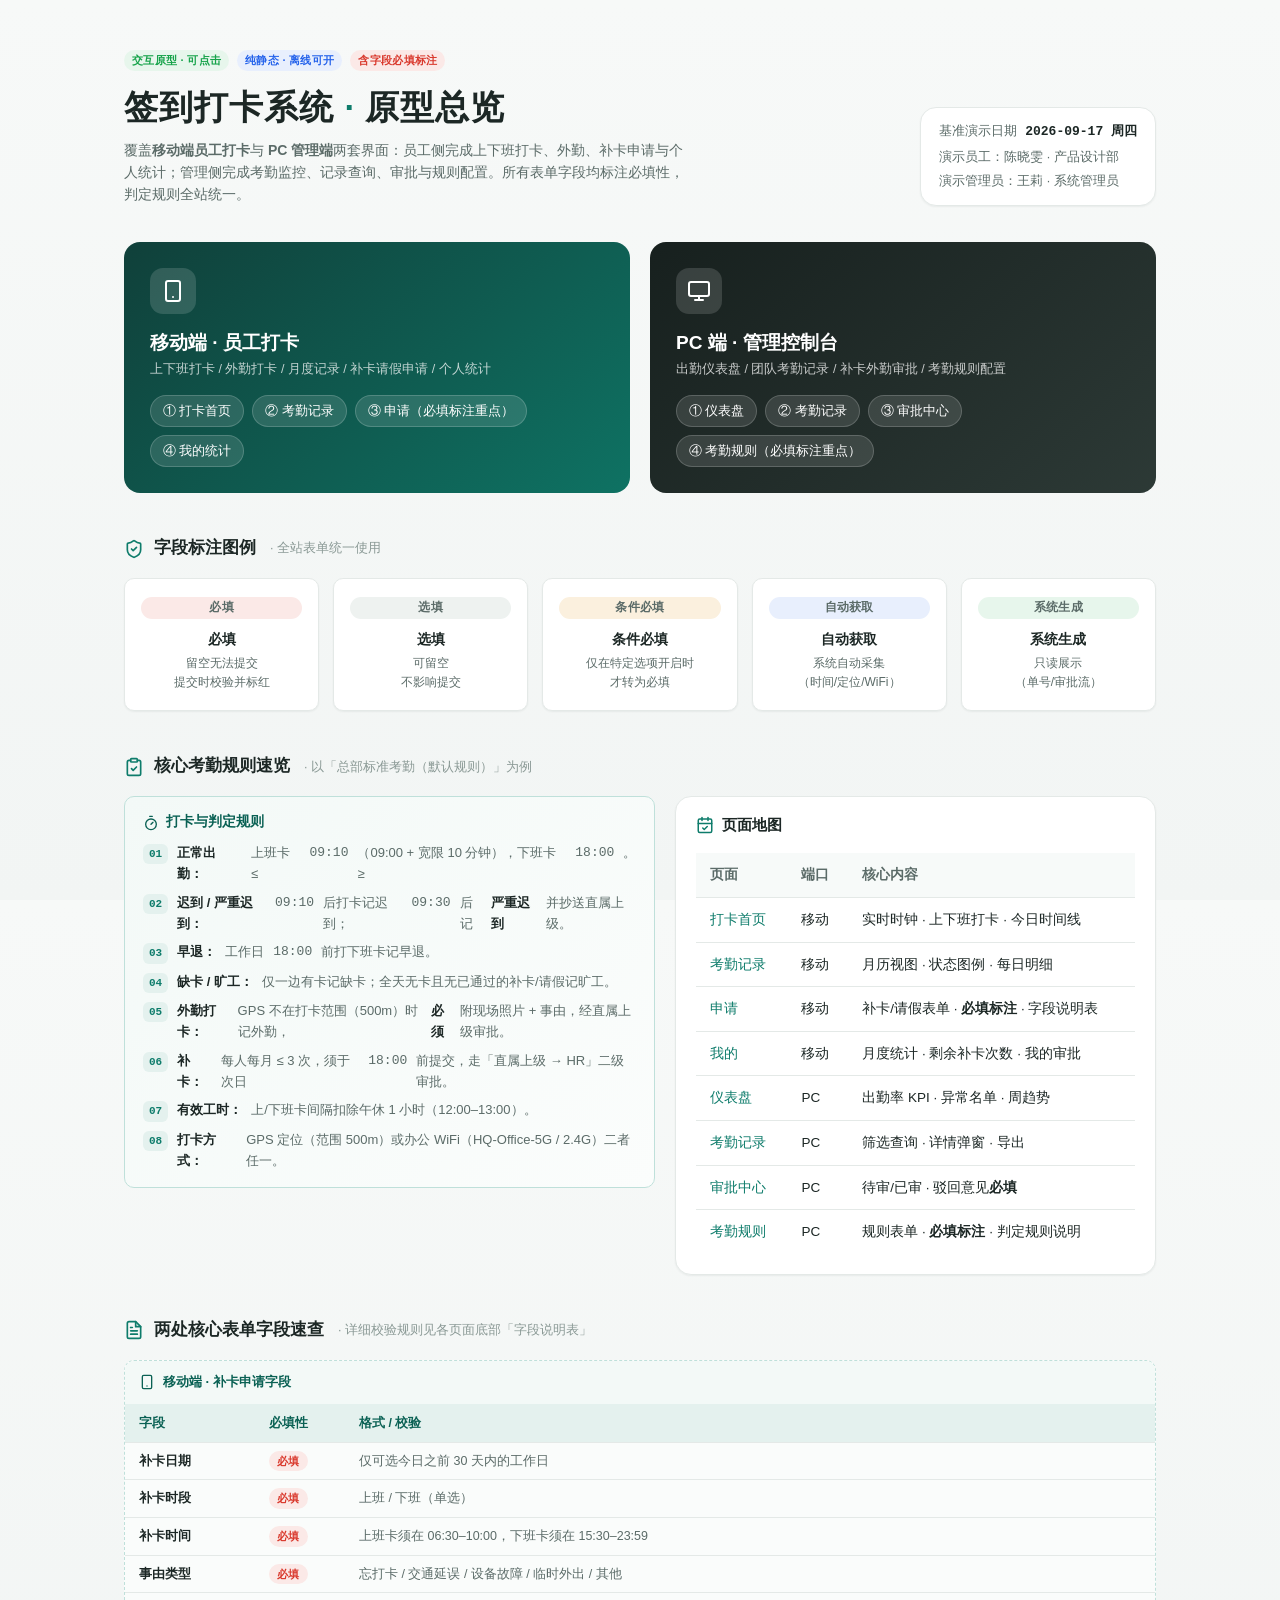
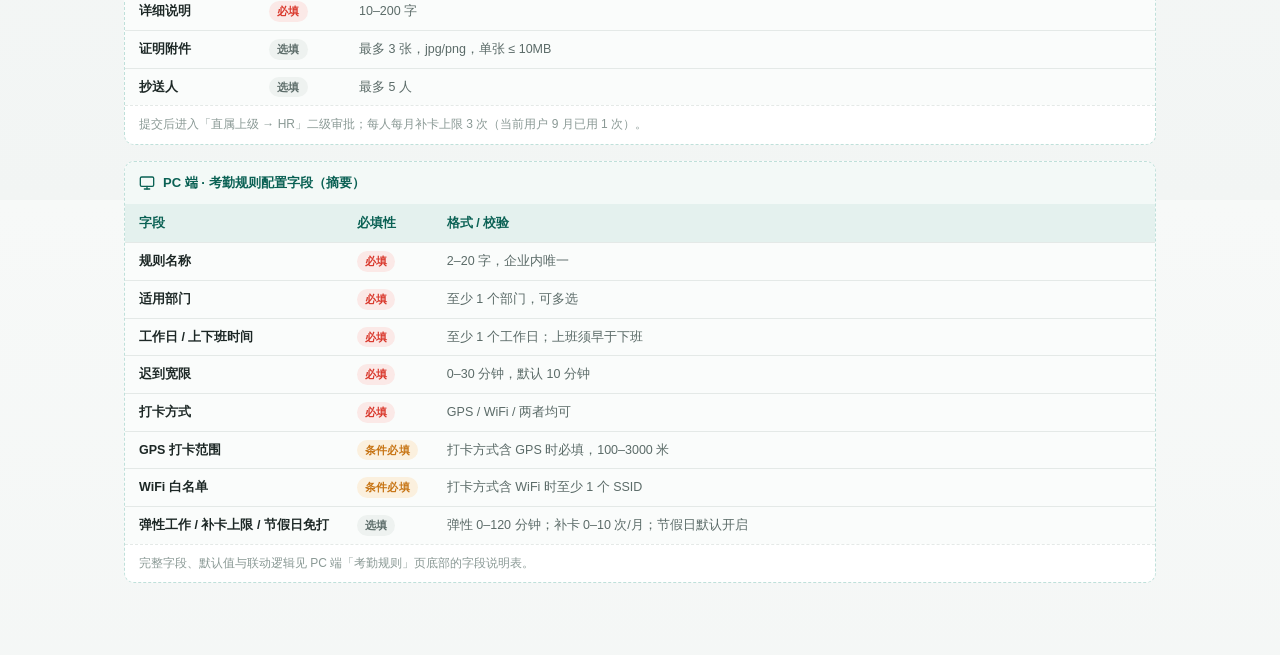
<file: index.html>
<!DOCTYPE html>
<html lang="zh-CN">
<head>
<meta charset="UTF-8">
<meta name="viewport" content="width=device-width, initial-scale=1.0">
<title>签到打卡系统 · 原型总览</title>
<link rel="stylesheet" href="assets/styles.css">
<style>
/* ===== 总览页专属布局 ===== */
.ov-wrap { max-width: 1080px; margin: 0 auto; padding: 48px 24px 72px; }
.ov-hero { display: flex; align-items: flex-end; justify-content: space-between; gap: 24px; margin-bottom: 36px; flex-wrap: wrap; }
.ov-hero h1 { font-size: 34px; letter-spacing: 1px; }
.ov-hero h1 em { font-style: normal; color: var(--primary); }
.ov-hero p { color: var(--text-sub); margin-top: 8px; max-width: 560px; }
.ov-tag { display: inline-flex; gap: 8px; margin-bottom: 14px; }
.ov-section-title { display: flex; align-items: center; gap: 10px; font-size: 17px; font-weight: 700; margin: 44px 0 18px; }
.ov-section-title [data-icon] { color: var(--primary); width: 20px; height: 20px; }
.ov-section-title small { font-weight: 400; color: var(--text-faint); font-size: 12.5px; margin-left: 4px; }

.surfaces { display: grid; grid-template-columns: 1fr 1fr; gap: 20px; }
.surface-card { border-radius: var(--radius-lg); padding: 26px; color: #fff; position: relative; overflow: hidden; transition: transform .2s, box-shadow .2s; display: block; }
.surface-card:hover { transform: translateY(-3px); box-shadow: var(--shadow-lg); }
.surface-card--m { background: linear-gradient(140deg, #10403A, #0E7C6B 120%); }
.surface-card--p { background: linear-gradient(140deg, #17201E, #33413D 130%); }
.surface-card__icon { width: 46px; height: 46px; border-radius: 13px; background: rgba(255,255,255,.14); display: flex; align-items: center; justify-content: center; margin-bottom: 16px; }
.surface-card__icon [data-icon] { width: 24px; height: 24px; }
.surface-card h3 { font-size: 19px; margin-bottom: 4px; }
.surface-card p { font-size: 12.5px; opacity: .75; margin-bottom: 16px; }
.page-chips { display: flex; flex-wrap: wrap; gap: 8px; position: relative; z-index: 1; }
.page-chip { background: rgba(255,255,255,.12); border: 1px solid rgba(255,255,255,.18); padding: 5px 12px; border-radius: 999px; font-size: 12.5px; transition: background .16s; }
.page-chip:hover { background: rgba(255,255,255,.28); }

.legend-cards { display: grid; grid-template-columns: repeat(5, 1fr); gap: 14px; }
.legend-card { background: var(--surface); border: 1px solid var(--border); border-radius: var(--radius-md); padding: 18px 16px; box-shadow: var(--shadow-sm); text-align: center; }
.legend-card b { display: block; font-size: 13.5px; margin: 10px 0 4px; }
.legend-card span { font-size: 12px; color: var(--text-sub); line-height: 1.6; display: block; }

.ov-grid-2 { display: grid; grid-template-columns: 1.05fr .95fr; gap: 20px; align-items: start; }
@media (max-width: 900px) { .surfaces, .ov-grid-2 { grid-template-columns: 1fr; } .legend-cards { grid-template-columns: repeat(2, 1fr); } }
</style>
</head>
<body data-page="overview">
<div class="ov-wrap">

  <!-- ===== Hero ===== -->
  <header class="ov-hero reveal">
    <div>
      <div class="ov-tag">
        <span class="badge badge--sys">交互原型 · 可点击</span>
        <span class="badge badge--auto">纯静态 · 离线可开</span>
        <span class="badge badge--req">含字段必填标注</span>
      </div>
      <h1>签到打卡系统 <em>·</em> 原型总览</h1>
      <p>覆盖<b>移动端员工打卡</b>与 <b>PC 管理端</b>两套界面：员工侧完成上下班打卡、外勤、补卡申请与个人统计；管理侧完成考勤监控、记录查询、审批与规则配置。所有表单字段均标注必填性，判定规则全站统一。</p>
    </div>
    <div class="card" style="padding:14px 18px; font-size:12.5px; color:var(--text-sub)">
      <div class="mono" style="font-size:13px">基准演示日期 <b style="color:var(--text)">2026-09-17 周四</b></div>
      <div style="margin-top:4px">演示员工：陈晓雯 · 产品设计部</div>
      <div style="margin-top:4px">演示管理员：王莉 · 系统管理员</div>
    </div>
  </header>

  <!-- ===== 双端入口 ===== -->
  <div class="reveal d1">
    <div class="surfaces">
      <a class="surface-card surface-card--m" href="mobile/m-index.html">
        <div class="surface-card__icon"><i data-icon="smartphone"></i></div>
        <h3>移动端 · 员工打卡</h3>
        <p>上下班打卡 / 外勤打卡 / 月度记录 / 补卡请假申请 / 个人统计</p>
        <div class="page-chips">
          <span class="page-chip">① 打卡首页</span><span class="page-chip">② 考勤记录</span>
          <span class="page-chip">③ 申请（必填标注重点）</span><span class="page-chip">④ 我的统计</span>
        </div>
      </a>
      <a class="surface-card surface-card--p" href="pc/p-dashboard.html">
        <div class="surface-card__icon"><i data-icon="monitor"></i></div>
        <h3>PC 端 · 管理控制台</h3>
        <p>出勤仪表盘 / 团队考勤记录 / 补卡外勤审批 / 考勤规则配置</p>
        <div class="page-chips">
          <span class="page-chip">① 仪表盘</span><span class="page-chip">② 考勤记录</span>
          <span class="page-chip">③ 审批中心</span><span class="page-chip">④ 考勤规则（必填标注重点）</span>
        </div>
      </a>
    </div>
  </div>

  <!-- ===== 字段标注图例 ===== -->
  <div class="reveal d2">
    <h2 class="ov-section-title"><i data-icon="shield-check"></i>字段标注图例<small>· 全站表单统一使用</small></h2>
    <div class="legend-cards">
      <div class="legend-card"><span class="badge badge--req">必填</span><b>必填</b><span>留空无法提交<br>提交时校验并标红</span></div>
      <div class="legend-card"><span class="badge badge--opt">选填</span><b>选填</b><span>可留空<br>不影响提交</span></div>
      <div class="legend-card"><span class="badge badge--cond">条件必填</span><b>条件必填</b><span>仅在特定选项开启时<br>才转为必填</span></div>
      <div class="legend-card"><span class="badge badge--auto">自动获取</span><b>自动获取</b><span>系统自动采集<br>（时间/定位/WiFi）</span></div>
      <div class="legend-card"><span class="badge badge--sys">系统生成</span><b>系统生成</b><span>只读展示<br>（单号/审批流）</span></div>
    </div>
  </div>

  <!-- ===== 核心规则 + 页面地图 ===== -->
  <div class="reveal d3">
    <h2 class="ov-section-title"><i data-icon="clipboard-check"></i>核心考勤规则速览<small>· 以「总部标准考勤（默认规则）」为例</small></h2>
    <div class="ov-grid-2">
      <div class="rule-note">
        <h4><i data-icon="timer"></i>打卡与判定规则</h4>
        <ol>
          <li><b>正常出勤：</b>上班卡 ≤ <span class="mono">09:10</span>（09:00 + 宽限 10 分钟），下班卡 ≥ <span class="mono">18:00</span>。</li>
          <li><b>迟到 / 严重迟到：</b><span class="mono">09:10</span> 后打卡记迟到；<span class="mono">09:30</span> 后记<b>严重迟到</b>并抄送直属上级。</li>
          <li><b>早退：</b>工作日 <span class="mono">18:00</span> 前打下班卡记早退。</li>
          <li><b>缺卡 / 旷工：</b>仅一边有卡记缺卡；全天无卡且无已通过的补卡/请假记旷工。</li>
          <li><b>外勤打卡：</b>GPS 不在打卡范围（500m）时记外勤，<b>必须</b>附现场照片 + 事由，经直属上级审批。</li>
          <li><b>补卡：</b>每人每月 ≤ 3 次，须于次日 <span class="mono">18:00</span> 前提交，走「直属上级 → HR」二级审批。</li>
          <li><b>有效工时：</b>上/下班卡间隔扣除午休 1 小时（12:00–13:00）。</li>
          <li><b>打卡方式：</b>GPS 定位（范围 500m）或办公 WiFi（HQ-Office-5G / 2.4G）二者任一。</li>
        </ol>
      </div>
      <div class="card">
        <div class="card__head"><div class="card__title"><i data-icon="calendar-check"></i>页面地图</div></div>
        <div class="card__body" style="font-size:13px">
          <table class="table" style="min-width:0">
            <thead><tr><th>页面</th><th>端口</th><th>核心内容</th></tr></thead>
            <tbody>
              <tr><td><a href="mobile/m-index.html" style="color:var(--primary)">打卡首页</a></td><td>移动</td><td>实时时钟 · 上下班打卡 · 今日时间线</td></tr>
              <tr><td><a href="mobile/m-records.html" style="color:var(--primary)">考勤记录</a></td><td>移动</td><td>月历视图 · 状态图例 · 每日明细</td></tr>
              <tr><td><a href="mobile/m-apply.html" style="color:var(--primary)">申请</a></td><td>移动</td><td>补卡/请假表单 · <b>必填标注</b> · 字段说明表</td></tr>
              <tr><td><a href="mobile/m-stats.html" style="color:var(--primary)">我的</a></td><td>移动</td><td>月度统计 · 剩余补卡次数 · 我的审批</td></tr>
              <tr><td><a href="pc/p-dashboard.html" style="color:var(--primary)">仪表盘</a></td><td>PC</td><td>出勤率 KPI · 异常名单 · 周趋势</td></tr>
              <tr><td><a href="pc/p-records.html" style="color:var(--primary)">考勤记录</a></td><td>PC</td><td>筛选查询 · 详情弹窗 · 导出</td></tr>
              <tr><td><a href="pc/p-approval.html" style="color:var(--primary)">审批中心</a></td><td>PC</td><td>待审/已审 · 驳回意见<b>必填</b></td></tr>
              <tr><td><a href="pc/p-rules.html" style="color:var(--primary)">考勤规则</a></td><td>PC</td><td>规则表单 · <b>必填标注</b> · 判定规则说明</td></tr>
            </tbody>
          </table>
        </div>
      </div>
    </div>
  </div>

  <!-- ===== 两端表单字段速查 ===== -->
  <div class="reveal d4">
    <h2 class="ov-section-title"><i data-icon="file-text"></i>两处核心表单字段速查<small>· 详细校验规则见各页面底部「字段说明表」</small></h2>
    <div class="field-doc">
      <div class="field-doc__title"><i data-icon="smartphone"></i>移动端 · 补卡申请字段</div>
      <div style="overflow-x:auto">
      <table>
        <thead><tr><th style="width:130px">字段</th><th style="width:90px">必填性</th><th>格式 / 校验</th></tr></thead>
        <tbody>
          <tr><td>补卡日期</td><td><span class="badge badge--req">必填</span></td><td>仅可选今日之前 30 天内的工作日</td></tr>
          <tr><td>补卡时段</td><td><span class="badge badge--req">必填</span></td><td>上班 / 下班（单选）</td></tr>
          <tr><td>补卡时间</td><td><span class="badge badge--req">必填</span></td><td>上班卡须在 06:30–10:00，下班卡须在 15:30–23:59</td></tr>
          <tr><td>事由类型</td><td><span class="badge badge--req">必填</span></td><td>忘打卡 / 交通延误 / 设备故障 / 临时外出 / 其他</td></tr>
          <tr><td>详细说明</td><td><span class="badge badge--req">必填</span></td><td>10–200 字</td></tr>
          <tr><td>证明附件</td><td><span class="badge badge--opt">选填</span></td><td>最多 3 张，jpg/png，单张 ≤ 10MB</td></tr>
          <tr><td>抄送人</td><td><span class="badge badge--opt">选填</span></td><td>最多 5 人</td></tr>
        </tbody>
      </table>
      </div>
      <div class="field-doc__note">提交后进入「直属上级 → HR」二级审批；每人每月补卡上限 3 次（当前用户 9 月已用 1 次）。</div>
    </div>
    <div class="field-doc" style="margin-top:16px">
      <div class="field-doc__title"><i data-icon="monitor"></i>PC 端 · 考勤规则配置字段（摘要）</div>
      <div style="overflow-x:auto">
      <table>
        <thead><tr><th style="width:150px">字段</th><th style="width:90px">必填性</th><th>格式 / 校验</th></tr></thead>
        <tbody>
          <tr><td>规则名称</td><td><span class="badge badge--req">必填</span></td><td>2–20 字，企业内唯一</td></tr>
          <tr><td>适用部门</td><td><span class="badge badge--req">必填</span></td><td>至少 1 个部门，可多选</td></tr>
          <tr><td>工作日 / 上下班时间</td><td><span class="badge badge--req">必填</span></td><td>至少 1 个工作日；上班须早于下班</td></tr>
          <tr><td>迟到宽限</td><td><span class="badge badge--req">必填</span></td><td>0–30 分钟，默认 10 分钟</td></tr>
          <tr><td>打卡方式</td><td><span class="badge badge--req">必填</span></td><td>GPS / WiFi / 两者均可</td></tr>
          <tr><td>GPS 打卡范围</td><td><span class="badge badge--cond">条件必填</span></td><td>打卡方式含 GPS 时必填，100–3000 米</td></tr>
          <tr><td>WiFi 白名单</td><td><span class="badge badge--cond">条件必填</span></td><td>打卡方式含 WiFi 时至少 1 个 SSID</td></tr>
          <tr><td>弹性工作 / 补卡上限 / 节假日免打</td><td><span class="badge badge--opt">选填</span></td><td>弹性 0–120 分钟；补卡 0–10 次/月；节假日默认开启</td></tr>
        </tbody>
      </table>
      </div>
      <div class="field-doc__note">完整字段、默认值与联动逻辑见 PC 端「考勤规则」页底部的字段说明表。</div>
    </div>
  </div>

</div>
<script src="assets/icons.js"></script>
<script src="assets/mock.js"></script>
<script src="assets/api.js"></script>
<script src="assets/app.js"></script>
</body>
</html>
</file>
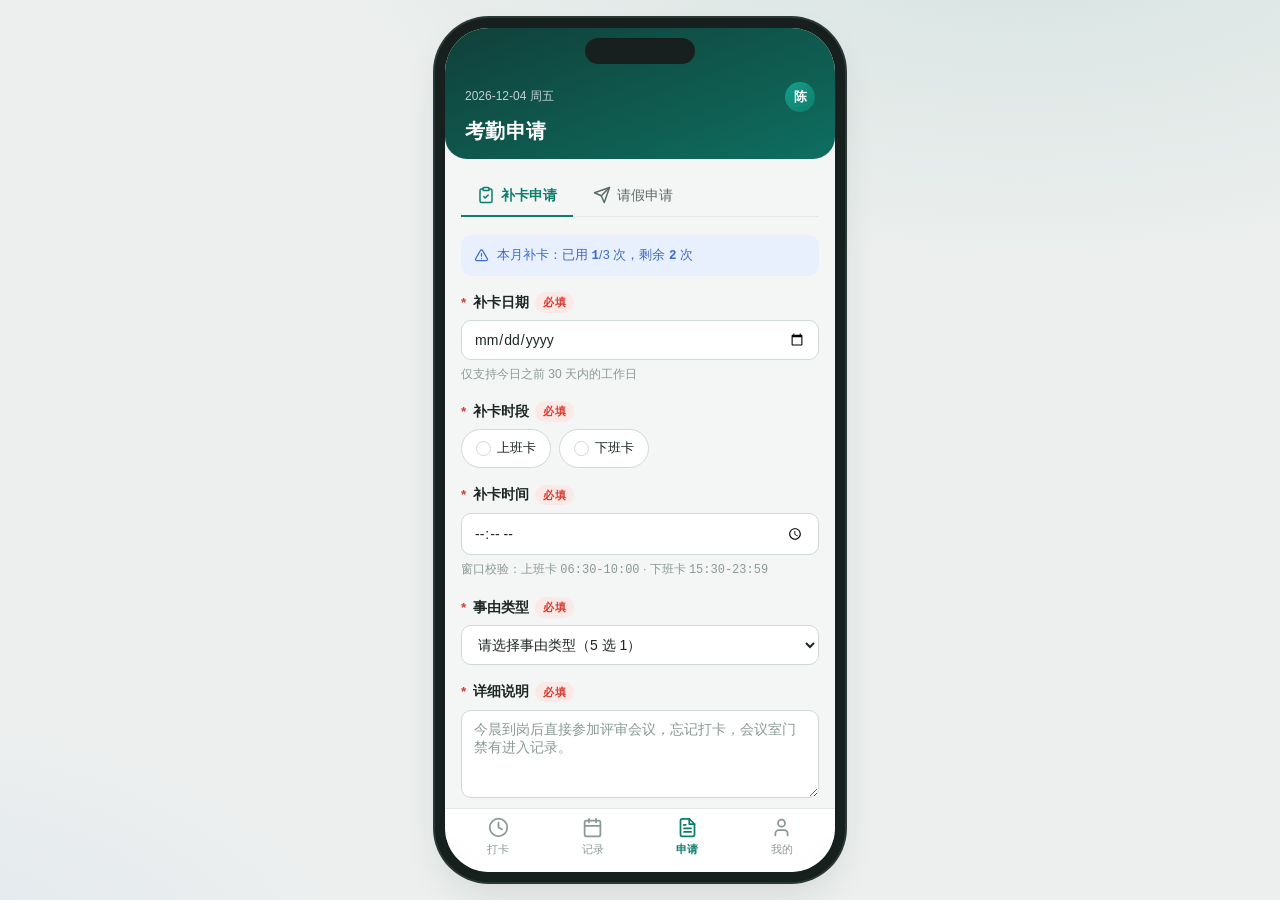
<file: mobile/m-apply.html>
<!DOCTYPE html>
<html lang="zh-CN">
<head>
<meta charset="UTF-8">
<meta name="viewport" content="width=device-width, initial-scale=1, viewport-fit=cover">
<title>考勤申请 · 签到打卡系统</title>
<link rel="stylesheet" href="../assets/styles.css">
<style>
  /* ---------- 页面级布局微调（颜色一律 var(--xxx)） ---------- */
  .m-block { margin-bottom: 14px; }
  .upload-box [data-icon] { display: inline-flex; }
  .upload-box .up-text { display: block; margin-top: 4px; }
  /* 字段说明表横向滚动容器 */
  .doc-scroll { overflow-x: auto; -webkit-overflow-scrolling: touch; border-radius: var(--radius-md); }
  .doc-title { display: flex; align-items: center; gap: 8px; font-weight: 700; font-size: 13.5px; margin: 2px 0 10px; color: var(--primary-hover); }
  .doc-title [data-icon] { width: 16px; height: 16px; }
</style>
</head>
<body data-page="apply">
<div class="m-stage"><div class="m-frame"><div class="m-app">
  <header class="m-header">
    <div class="m-header__row"><span class="m-header__date" id="mDate"></span>
      <div class="avatar avatar--sm">陈</div></div>
    <h1 class="m-header__title">考勤申请</h1>
  </header>
  <main class="m-content">

    <div id="applyBox" class="reveal d1">

      <!-- Tabs：补卡申请 | 请假申请 -->
      <div class="tabs" data-tabs>
        <div class="tab active" data-tab="makeup"><i data-icon="clipboard-check"></i>补卡申请</div>
        <div class="tab" data-tab="leave"><i data-icon="send"></i>请假申请</div>
      </div>

      <!-- ================ 面板一：补卡申请 ================ -->
      <div class="tab-panel active" data-panel="makeup" id="panelMakeup">

        <!-- 本月剩余次数 -->
        <div class="info-strip" style="margin-bottom:16px"><i data-icon="alert-triangle"></i>
          <span>本月补卡：已用 <b class="mono" id="mkUsed">-</b>/<span class="mono" id="mkLimit">-</span> 次，剩余 <b class="mono" id="mkLeft">-</b> 次</span>
        </div>

        <form id="formMakeup" novalidate>
          <!-- 补卡日期 -->
          <div class="field" data-required>
            <div class="field__label"><span class="req-star">*</span>补卡日期<span class="badge badge--req">必填</span></div>
            <input class="input" type="date" id="mkDate">
            <div class="field__hint">仅支持今日之前 30 天内的工作日</div>
            <div class="field__error-msg"><i data-icon="alert-triangle" class="icon--sm"></i>请选择补卡日期</div>
          </div>

          <!-- 补卡时段 -->
          <div class="field" data-required>
            <div class="field__label"><span class="req-star">*</span>补卡时段<span class="badge badge--req">必填</span></div>
            <div class="seg" id="mkPeriod">
              <span class="seg__item" data-value="on"><span class="seg__dot"></span>上班卡</span>
              <span class="seg__item" data-value="off"><span class="seg__dot"></span>下班卡</span>
            </div>
            <div class="field__error-msg"><i data-icon="alert-triangle" class="icon--sm"></i>请选择补卡时段</div>
          </div>

          <!-- 补卡时间 -->
          <div class="field" data-required>
            <div class="field__label"><span class="req-star">*</span>补卡时间<span class="badge badge--req">必填</span></div>
            <input class="input" type="time" id="mkTime">
            <div class="field__hint">窗口校验：上班卡 <span class="mono">06:30-10:00</span> · 下班卡 <span class="mono">15:30-23:59</span></div>
            <div class="field__error-msg"><i data-icon="alert-triangle" class="icon--sm"></i>请选择补卡时间</div>
          </div>

          <!-- 事由类型 -->
          <div class="field" data-required>
            <div class="field__label"><span class="req-star">*</span>事由类型<span class="badge badge--req">必填</span></div>
            <select class="select" id="mkReasonType">
              <option value="">请选择事由类型（5 选 1）</option>
              <option>忘打卡</option>
              <option>交通延误</option>
              <option>设备故障</option>
              <option>临时外出</option>
              <option>其他</option>
            </select>
            <div class="field__error-msg"><i data-icon="alert-triangle" class="icon--sm"></i>请选择事由类型</div>
          </div>

          <!-- 详细说明 -->
          <div class="field" data-required>
            <div class="field__label"><span class="req-star">*</span>详细说明<span class="badge badge--req">必填</span></div>
            <textarea class="textarea" id="mkReason" maxlength="200"
              placeholder="今晨到岗后直接参加评审会议，忘记打卡，会议室门禁有进入记录。"></textarea>
            <div class="field__hint">10-200 字 · 当前 <span class="mono" id="mkCount">0</span> 字</div>
            <div class="field__error-msg"><i data-icon="alert-triangle" class="icon--sm"></i>请填写详细说明</div>
          </div>

          <!-- 证明附件 -->
          <div class="field">
            <div class="field__label">证明附件<span class="badge badge--opt">选填</span></div>
            <div class="upload-box" id="mkUpload">
              <i data-icon="paperclip"></i>
              <span class="up-text">添加照片/凭证 · 最多 3 张</span>
            </div>
            <div class="field__hint">支持 jpg / png / pdf · 单张 ≤10MB</div>
          </div>

          <!-- 抄送人 -->
          <div class="field">
            <div class="field__label">抄送人<span class="badge badge--opt">选填</span></div>
            <input class="input" type="text" id="mkCc" placeholder="如：张明、王莉（顿号分隔）">
            <div class="field__hint">最多 5 人</div>
          </div>

          <button class="btn btn--primary btn--block btn--lg" type="submit" id="mkSubmit">提交补卡申请</button>
        </form>
      </div>

      <!-- ================ 面板二：请假申请 ================ -->
      <div class="tab-panel" data-panel="leave" id="panelLeave">
        <form id="formLeave" novalidate>
          <!-- 请假类型 -->
          <div class="field" data-required>
            <div class="field__label"><span class="req-star">*</span>请假类型<span class="badge badge--req">必填</span></div>
            <select class="select" id="lvType">
              <option value="">请选择请假类型</option>
              <option>年假</option>
              <option>事假</option>
              <option>病假</option>
              <option>调休</option>
            </select>
            <div class="field__hint">年假余额 <b class="mono" id="lvBalance">-</b> 天 · 以审批结果为准</div>
            <div class="field__error-msg"><i data-icon="alert-triangle" class="icon--sm"></i>请选择请假类型</div>
          </div>

          <!-- 开始 / 结束时间 -->
          <div class="field" data-required>
            <div class="field__label"><span class="req-star">*</span>开始时间<span class="badge badge--req">必填</span></div>
            <input class="input" type="datetime-local" id="lvStart">
            <div class="field__error-msg"><i data-icon="alert-triangle" class="icon--sm"></i>请选择开始时间</div>
          </div>
          <div class="field" data-required>
            <div class="field__label"><span class="req-star">*</span>结束时间<span class="badge badge--req">必填</span></div>
            <input class="input" type="datetime-local" id="lvEnd">
            <div class="field__hint">结束时间须晚于开始时间</div>
            <div class="field__error-msg"><i data-icon="alert-triangle" class="icon--sm"></i>请选择结束时间</div>
          </div>

          <!-- 事由说明 -->
          <div class="field" data-required>
            <div class="field__label"><span class="req-star">*</span>事由说明<span class="badge badge--req">必填</span></div>
            <textarea class="textarea" id="lvReason" maxlength="200"
              placeholder="请说明请假事由与工作交接安排…"></textarea>
            <div class="field__hint">10-200 字 · 当前 <span class="mono" id="lvCount">0</span> 字</div>
            <div class="field__error-msg"><i data-icon="alert-triangle" class="icon--sm"></i>请填写事由说明</div>
          </div>

          <!-- 附件 -->
          <div class="field">
            <div class="field__label">证明附件<span class="badge badge--opt">选填</span></div>
            <div class="upload-box" id="lvUpload">
              <i data-icon="paperclip"></i>
              <span class="up-text">添加照片/凭证 · 最多 3 张</span>
            </div>
            <div class="field__hint">病假建议附诊断证明</div>
          </div>

          <button class="btn btn--primary btn--block btn--lg" type="submit" id="lvSubmit">提交请假申请</button>
        </form>
      </div>

    </div>

    <!-- ================ 字段说明表（必填性标注核心组件） ================ -->
    <div class="m-block reveal d2">
      <div class="doc-title"><i data-icon="clipboard-check"></i>补卡申请 · 字段说明</div>
      <div class="doc-scroll">
        <div class="field-doc">
          <table>
            <thead>
              <tr><th>字段</th><th>必填性</th><th>格式与校验</th></tr>
            </thead>
            <tbody>
              <tr><td>补卡日期</td><td><span class="badge badge--req">必填</span></td><td>今日之前 30 天内的工作日</td></tr>
              <tr><td>补卡时段</td><td><span class="badge badge--req">必填</span></td><td>上班 或 下班（单选胶囊）</td></tr>
              <tr><td>补卡时间</td><td><span class="badge badge--req">必填</span></td><td>窗口校验：上班卡 <span class="mono">06:30-10:00</span> · 下班卡 <span class="mono">15:30-23:59</span></td></tr>
              <tr><td>事由类型</td><td><span class="badge badge--req">必填</span></td><td>5 选 1：忘打卡 / 交通延误 / 设备故障 / 临时外出 / 其他</td></tr>
              <tr><td>详细说明</td><td><span class="badge badge--req">必填</span></td><td>10-200 字，输入框下方实时字数提示</td></tr>
              <tr><td>证明附件</td><td><span class="badge badge--opt">选填</span></td><td>≤3 张 · 单张 ≤10MB（jpg / png / pdf）</td></tr>
              <tr><td>抄送人</td><td><span class="badge badge--opt">选填</span></td><td>≤5 人</td></tr>
            </tbody>
          </table>
          <div class="field-doc__note">提交后进入「直属上级 → HR」二级审批；每月上限 3 次，须在次日 <span class="mono">18:00</span> 前提交。</div>
        </div>
      </div>
    </div>

    <!-- 规则说明 -->
    <div class="rule-note reveal d3">
      <h4><i data-icon="shield-check"></i>申请规则</h4>
      <ol>
        <li><b>外勤打卡</b>：需现场照片 + 事由，并经审批通过后生效。</li>
        <li><b>补卡审批</b>：通过后当日考勤状态自动更新。</li>
        <li><b>驳回处理</b>：可查看驳回意见，补充材料后重新提交。</li>
      </ol>
    </div>

  </main>
  <nav class="m-tabbar">
    <a class="m-tab" data-nav="index" href="m-index.html"><i data-icon="clock"></i><span>打卡</span></a>
    <a class="m-tab" data-nav="records" href="m-records.html"><i data-icon="calendar"></i><span>记录</span></a>
    <a class="m-tab" data-nav="apply" href="m-apply.html"><i data-icon="file-text"></i><span>申请</span></a>
    <a class="m-tab" data-nav="stats" href="m-stats.html"><i data-icon="user"></i><span>我的</span></a>
  </nav>
</div></div></div>
<script src="../assets/icons.js"></script><script src="../assets/mock.js"></script>
<script src="../assets/api.js"></script><script src="../assets/app.js"></script>
<script>
/* ============================================================
   m-apply 页面逻辑：补卡 / 请假 表单校验与提交
   ============================================================ */
(function () {
  /* ---------- 数据回填 ---------- */
  document.getElementById("mkDate").max = DB.today;                 // 补卡日期不得晚于今日
  document.getElementById("mkUsed").textContent = DB.myStats.makeupUsed;
  document.getElementById("mkLimit").textContent = DB.myStats.makeupLimit;
  document.getElementById("mkLeft").textContent = DB.myStats.makeupLimit - DB.myStats.makeupUsed;
  document.getElementById("lvBalance").textContent = DB.currentUser.annualLeaveLeft;

  /* ---------- 字数统计（10-200 字实时提示） ---------- */
  function bindCount(areaId, countId) {
    var area = document.getElementById(areaId);
    var count = document.getElementById(countId);
    area.addEventListener("input", function () { count.textContent = area.value.length; });
  }
  bindCount("mkReason", "mkCount");
  bindCount("lvReason", "lvCount");

  /* ---------- 附件上传（演示桩） ---------- */
  ["mkUpload", "lvUpload"].forEach(function (id) {
    document.getElementById(id).addEventListener("click", function () {
      App.toast("演示环境不支持真实上传", "info");
    });
  });

  /* ---------- 取值工具 ---------- */
  function $(id) { return document.getElementById(id); }
  function segValue(id) {
    var on = $(id).querySelector(".seg__item.on");
    return on ? on.dataset.value : "";
  }
  function markError(id, bad) {
    $(id).closest(".field").classList.toggle("field--error", bad);
    return !bad;
  }

  /* ---------- 提交按钮 loading ---------- */
  function setLoading(btn, loading, text) {
    btn.disabled = loading;
    btn.classList.toggle("btn--disabled", loading);
    if (loading) { btn.dataset.text = btn.textContent; btn.textContent = text; }
    else if (btn.dataset.text) { btn.textContent = btn.dataset.text; }
  }

  /* ---------- 表单重置 ---------- */
  function resetForm(panel) {
    panel.querySelectorAll("input, select, textarea").forEach(function (el) { el.value = ""; });
    panel.querySelectorAll(".seg__item.on").forEach(function (el) { el.classList.remove("on"); });
    panel.querySelectorAll(".field--error").forEach(function (el) { el.classList.remove("field--error"); });
    ["mkCount", "lvCount"].forEach(function (id) { var c = $(id); if (c && panel.contains(c)) c.textContent = "0"; });
  }

  /* ---------- 补卡提交 ---------- */
  $("formMakeup").addEventListener("submit", function (e) {
    e.preventDefault();
    var panel = $("panelMakeup");
    if (!App.validate(panel)) { App.toast("请完善必填项（标红字段）", "error"); return; }

    var reason = $("mkReason").value.trim();
    if (reason.length < 10) {
      markError("mkReason", true);
      App.toast("详细说明至少10个字", "error");
      return;
    }
    var btn = $("mkSubmit");
    setLoading(btn, true, "提交中…");
    API.submitMakeup({
      date: $("mkDate").value, period: segValue("mkPeriod"), time: $("mkTime").value,
      reasonType: $("mkReasonType").value, reason: reason,
      cc: $("mkCc").value.trim() || undefined
    }).then(function (res) {
      setLoading(btn, false);
      if (res.code === 0) {
        App.toast("补卡申请已提交 · 等待直属上级审批", "success");
        resetForm(panel);
      } else {
        App.toast(res.msg, "error");
      }
    });
  });

  /* ---------- 请假提交 ---------- */
  $("formLeave").addEventListener("submit", function (e) {
    e.preventDefault();
    var panel = $("panelLeave");
    if (!App.validate(panel)) { App.toast("请完善必填项（标红字段）", "error"); return; }

    var reason = $("lvReason").value.trim();
    if (reason.length < 10) {
      markError("lvReason", true);
      App.toast("详细说明至少10个字", "error");
      return;
    }
    if ($("lvStart").value && $("lvEnd").value && $("lvEnd").value <= $("lvStart").value) {
      markError("lvEnd", true);
      App.toast("结束时间须晚于开始时间", "error");
      return;
    }
    var btn = $("lvSubmit");
    setLoading(btn, true, "提交中…");
    API.submitLeave({
      type: $("lvType").value, start: $("lvStart").value, end: $("lvEnd").value, reason: reason
    }).then(function (res) {
      setLoading(btn, false);
      if (res.code === 0) {
        App.toast("请假申请已提交 · 等待直属上级审批", "success");
        resetForm(panel);
      } else {
        App.toast(res.msg, "error");
      }
    });
  });
})();
</script>
</body>
</html>
</file>
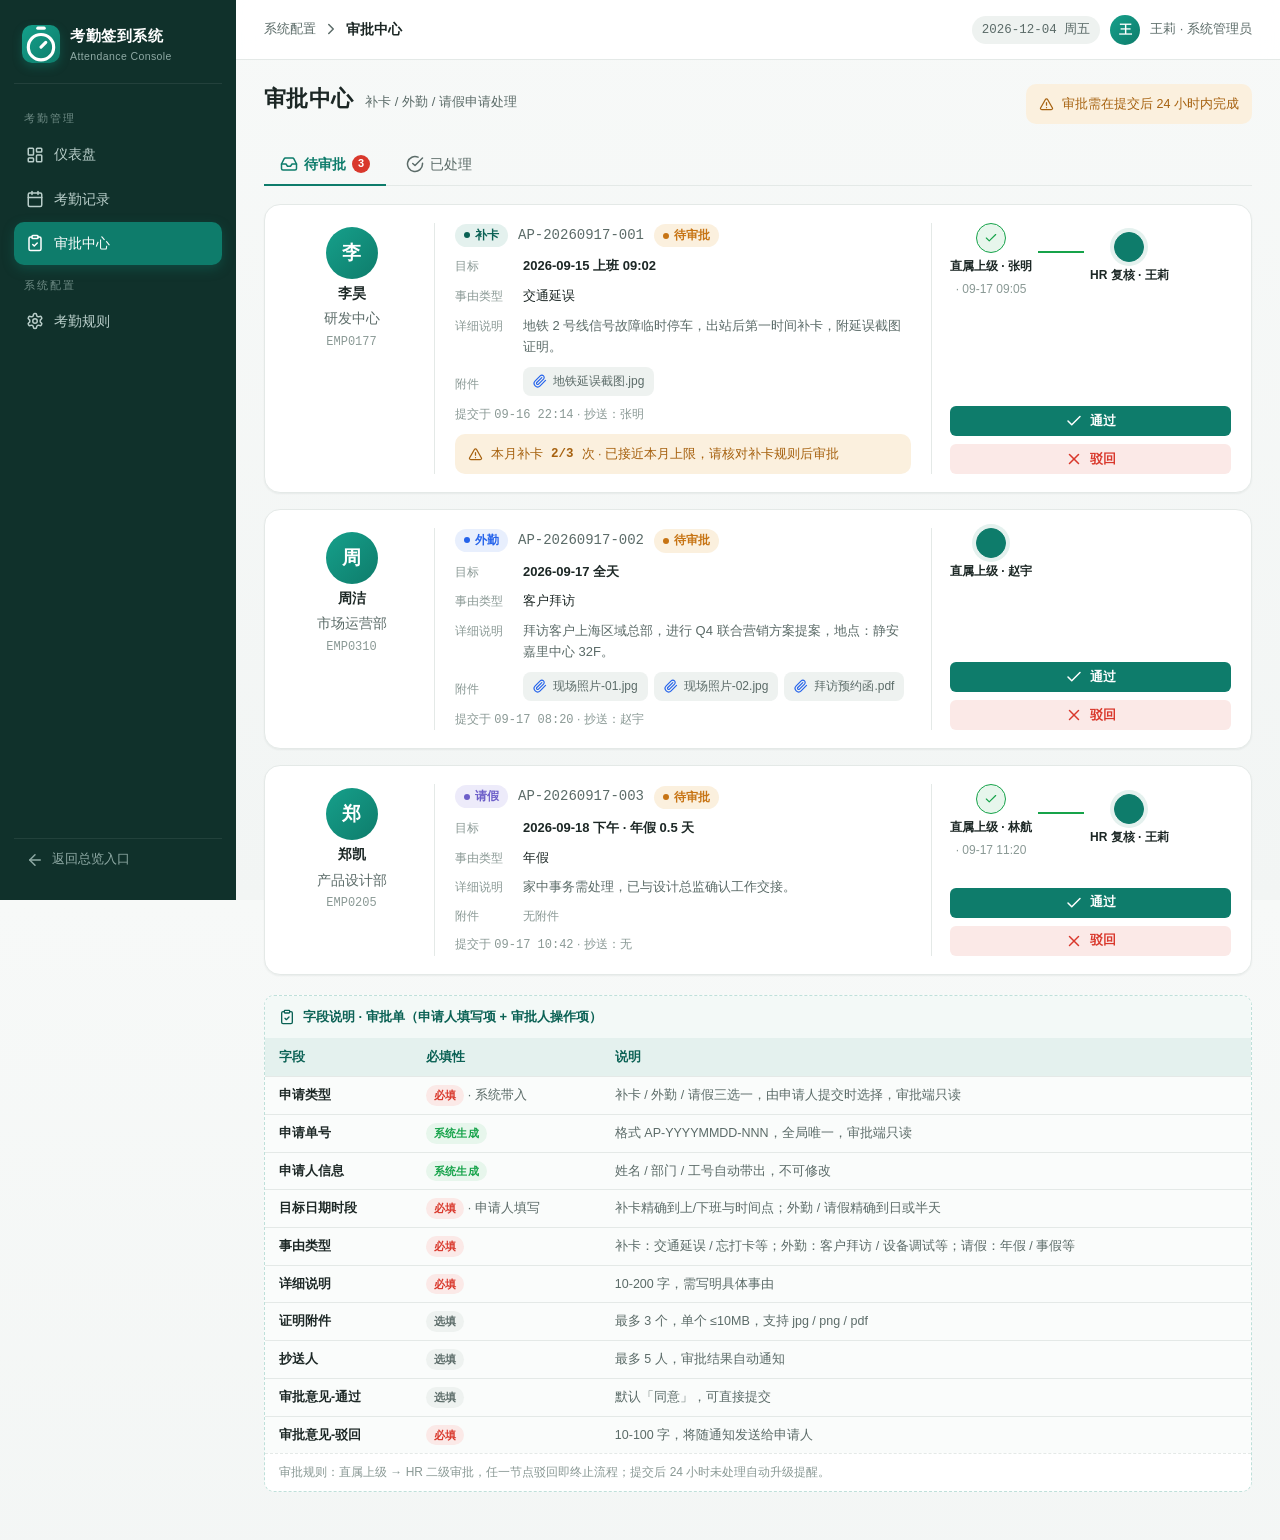
<file: pc/p-approval.html>
<!DOCTYPE html>
<html lang="zh-CN">
<head>
<meta charset="UTF-8">
<meta name="viewport" content="width=device-width, initial-scale=1.0">
<title>审批中心 · 考勤签到系统</title>
<link rel="stylesheet" href="../assets/styles.css">
<style>
  /* —— 页面级布局微调（颜色一律使用 styles.css 设计变量）—— */
  .pc-page-title__actions { margin-left: auto; align-self: center; display: flex; align-items: center; gap: 10px; }
  .ap-list { display: flex; flex-direction: column; gap: 16px; }
  .ap-card { display: grid; grid-template-columns: 150px minmax(0, 1fr) 300px; gap: 20px; padding: 18px 20px; }
  .ap-card__who { display: flex; flex-direction: column; align-items: center; text-align: center; gap: 3px; padding: 4px 16px 0 0; border-right: 1px solid var(--border); }
  .ap-card__main { display: flex; flex-direction: column; gap: 9px; min-width: 0; }
  .ap-meta { display: flex; align-items: center; gap: 10px; flex-wrap: wrap; }
  .ap-row { display: flex; gap: 10px; align-items: baseline; font-size: 13px; }
  .ap-k { flex: none; width: 58px; color: var(--text-faint); font-size: 12px; }
  .ap-attach { display: flex; flex-wrap: wrap; gap: 6px; }
  .ap-card__side { display: flex; flex-direction: column; justify-content: space-between; gap: 14px; border-left: 1px solid var(--border); padding-left: 18px; }
  .ap-act { display: flex; flex-direction: column; gap: 8px; }
  .done-card { padding: 16px 20px; display: flex; flex-direction: column; gap: 12px; }
  .done-card__row { display: flex; align-items: center; gap: 16px; flex-wrap: wrap; }
  .done-who { display: flex; align-items: center; gap: 10px; min-width: 168px; }
  .done-mid { display: flex; align-items: center; gap: 10px; flex-wrap: wrap; flex: 1; min-width: 0; }
  .flow-step--rejected .flow-step__dot { background: var(--danger-soft); border-color: var(--danger); color: var(--danger); }
  .field-doc-scroll { overflow-x: auto; }
  @media (max-width: 1100px) {
    .ap-card { grid-template-columns: 1fr; }
    .ap-card__who, .ap-card__side { border: none; padding: 0; flex-direction: row; align-items: center; flex-wrap: wrap; text-align: left; }
  }
</style>
</head>
<body data-page="approval">
<div class="pc-app">
  <aside class="pc-nav">
    <div class="pc-nav__logo"><span class="pc-nav__logo-mark" data-icon="timer"></span>
      <div><b>考勤签到系统</b><i>Attendance Console</i></div></div>
    <div class="pc-nav__group-label">考勤管理</div>
    <nav class="pc-nav__menu">
      <a class="pc-nav__link" data-nav="dashboard" href="p-dashboard.html"><i data-icon="layout-dashboard"></i>仪表盘</a>
      <a class="pc-nav__link" data-nav="records" href="p-records.html"><i data-icon="calendar"></i>考勤记录</a>
      <a class="pc-nav__link" data-nav="approval" href="p-approval.html"><i data-icon="clipboard-check"></i>审批中心</a>
    </nav>
    <div class="pc-nav__group-label">系统配置</div>
    <nav class="pc-nav__menu">
      <a class="pc-nav__link" data-nav="rules" href="p-rules.html"><i data-icon="settings"></i>考勤规则</a>
    </nav>
    <a class="pc-nav__footer" href="../index.html"><i data-icon="arrow-left"></i>返回总览入口</a>
  </aside>
  <div class="pc-main">
    <header class="pc-topbar">
      <div class="pc-crumb">系统配置 <i data-icon="chevron-right"></i> <b data-crumb>审批中心</b></div>
      <div class="pc-topbar__right"><span class="pc-topbar__date" id="topDate"></span>
        <div class="avatar avatar--sm">王</div><span>王莉 · 系统管理员</span></div>
    </header>
    <main class="pc-content">

      <div class="pc-page-title reveal">
        <h2>审批中心</h2><span>补卡 / 外勤 / 请假申请处理</span>
        <div class="pc-page-title__actions">
          <div class="info-strip info-strip--warn"><i data-icon="alert-triangle"></i>审批需在提交后 24 小时内完成</div>
        </div>
      </div>

      <div class="ap-wrap reveal d1">
        <div class="tabs" data-tabs>
          <span class="tab active" data-tab="pending"><i data-icon="inbox"></i>待审批 <span class="count" id="pendingCount">0</span></span>
          <span class="tab" data-tab="done"><i data-icon="check-circle-2"></i>已处理</span>
        </div>

        <!-- 待审批面板 -->
        <div class="tab-panel active" data-panel="pending">
          <div class="ap-list" id="panelPending"></div>
        </div>

        <!-- 已处理面板 -->
        <div class="tab-panel" data-panel="done">
          <div class="ap-list" id="panelDone"></div>
        </div>
      </div>

      <!-- 字段说明表（最底部） -->
      <section class="field-doc reveal d3" style="margin-top:20px">
        <div class="field-doc__title"><i data-icon="clipboard-check"></i>字段说明 · 审批单（申请人填写项 + 审批人操作项）</div>
        <div class="field-doc-scroll">
          <table>
            <thead>
              <tr><th>字段</th><th>必填性</th><th>说明</th></tr>
            </thead>
            <tbody>
              <tr><td>申请类型</td><td><span class="badge badge--req">必填</span> · 系统带入</td><td>补卡 / 外勤 / 请假三选一，由申请人提交时选择，审批端只读</td></tr>
              <tr><td>申请单号</td><td><span class="badge badge--sys">系统生成</span></td><td>格式 AP-YYYYMMDD-NNN，全局唯一，审批端只读</td></tr>
              <tr><td>申请人信息</td><td><span class="badge badge--sys">系统生成</span></td><td>姓名 / 部门 / 工号自动带出，不可修改</td></tr>
              <tr><td>目标日期时段</td><td><span class="badge badge--req">必填</span> · 申请人填写</td><td>补卡精确到上/下班与时间点；外勤 / 请假精确到日或半天</td></tr>
              <tr><td>事由类型</td><td><span class="badge badge--req">必填</span></td><td>补卡：交通延误 / 忘打卡等；外勤：客户拜访 / 设备调试等；请假：年假 / 事假等</td></tr>
              <tr><td>详细说明</td><td><span class="badge badge--req">必填</span></td><td>10-200 字，需写明具体事由</td></tr>
              <tr><td>证明附件</td><td><span class="badge badge--opt">选填</span></td><td>最多 3 个，单个 ≤10MB，支持 jpg / png / pdf</td></tr>
              <tr><td>抄送人</td><td><span class="badge badge--opt">选填</span></td><td>最多 5 人，审批结果自动通知</td></tr>
              <tr><td>审批意见-通过</td><td><span class="badge badge--opt">选填</span></td><td>默认「同意」，可直接提交</td></tr>
              <tr><td>审批意见-驳回</td><td><span class="badge badge--req">必填</span></td><td>10-100 字，将随通知发送给申请人</td></tr>
            </tbody>
          </table>
        </div>
        <div class="field-doc__note">审批规则：直属上级 → HR 二级审批，任一节点驳回即终止流程；提交后 24 小时未处理自动升级提醒。</div>
      </section>

      <!-- 驳回弹窗 -->
      <div class="modal-backdrop" id="modalReject">
        <div class="modal">
          <div class="modal__head">
            <h3 id="rejectTitle">驳回申请</h3>
            <span class="modal__close" data-close-modal><i data-icon="x"></i></span>
          </div>
          <div class="modal__body">
            <div class="info-strip" id="rejectSummary" style="margin-bottom:14px"></div>
            <div class="field" data-required>
              <div class="field__label"><span class="req-star">*</span>驳回意见 <span class="badge badge--req">必填</span></div>
              <textarea class="textarea" id="rejectText" maxlength="100" placeholder="请填写驳回原因与整改建议，如：材料不全，请补充现场照片后重新提交"></textarea>
              <div class="field__hint">将随通知发送给申请人，10-100 字</div>
              <div class="field__error-msg"><i data-icon="alert-triangle"></i>驳回意见为必填项</div>
            </div>
          </div>
          <div class="modal__foot">
            <button class="btn btn--ghost" data-close-modal type="button">取消</button>
            <button class="btn btn--soft-danger" id="btnRejectOk" type="button"><i data-icon="x"></i>确认驳回</button>
          </div>
        </div>
      </div>

    </main>
  </div>
</div>
<script src="../assets/icons.js"></script><script src="../assets/mock.js"></script>
<script src="../assets/api.js"></script><script src="../assets/app.js"></script>
<script>
(() => {
  "use strict";
  const $ = (s, r = document) => r.querySelector(s);
  const esc = s => App.esc(s);

  /* 数据源：DB.approvals 前 3 条 pending → 待审批；后 2 条 approved/rejected → 已处理 */
  const pending = DB.approvals.filter(a => a.status === "pending");
  const done = DB.approvals.filter(a => a.status !== "pending");
  let pendingLeft = pending.length;
  let rejecting = null, rejectingCard = null;

  /* ---------- 审批流渲染 ---------- */
  function flowHtml(flow) {
    let out = "";
    flow.forEach((n, i) => {
      if (i) out += `<span class="flow-line ${flow[i - 1].state === "done" ? "flow-line--done" : ""}"></span>`;
      const ic = n.state === "done" ? "check" : (n.state === "rejected" ? "x" : "");
      out += `<div class="flow-step flow-step--${n.state}">
        <span class="flow-step__dot">${ic ? `<i data-icon="${ic}"></i>` : ""}</span>
        <b>${esc(n.node)}</b><span class="faint">${n.time ? "· " + n.time : ""}</span></div>`;
    });
    return `<div class="flow-steps">${out}</div>`;
  }
  function attachHtml(list) {
    if (!list.length) return `<span class="faint">无附件</span>`;
    return list.map(f => `<span class="attach-chip"><i data-icon="paperclip"></i>${esc(f)}</span>`).join("");
  }
  /* 补卡卡：本月补卡次数，接近上限 → 警示条 */
  function makeupTip(a) {
    if (a.type !== "makeup") return "";
    return a.makeupUsed >= a.makeupLimit - 1
      ? `<div class="info-strip info-strip--warn"><i data-icon="alert-triangle"></i>本月补卡 <b class="mono">${a.makeupUsed}/${a.makeupLimit}</b> 次 · 已接近本月上限，请核对补卡规则后审批</div>`
      : `<div class="faint">本月补卡 <span class="mono">${a.makeupUsed}/${a.makeupLimit}</span> 次</div>`;
  }

  /* ---------- 待审批卡 ---------- */
  function cardHtml(a) {
    return `<article class="card ap-card reveal" data-id="${a.id}">
      <div class="ap-card__who">
        <div class="avatar avatar--lg">${a.applicant.charAt(0)}</div>
        <b>${esc(a.applicant)}</b>
        <span class="sub">${esc(a.dept)}</span>
        <span class="faint mono">${a.empId}</span>
      </div>
      <div class="ap-card__main">
        <div class="ap-meta">
          <span class="st st--${a.type}">${a.typeName}</span>
          <span class="mono sub">${a.id}</span>
          <span class="js-status">${App.statusBadge("pending")}</span>
        </div>
        <div class="ap-row"><span class="ap-k">目标</span><b>${esc(a.target)}</b></div>
        <div class="ap-row"><span class="ap-k">事由类型</span><span>${esc(a.reasonType)}</span></div>
        <div class="ap-row"><span class="ap-k">详细说明</span><span class="sub">${esc(a.reason)}</span></div>
        <div class="ap-row"><span class="ap-k">附件</span><span class="ap-attach">${attachHtml(a.attach)}</span></div>
        <div class="faint">提交于 <span class="mono">${a.submitted}</span> · 抄送：${a.cc.length ? esc(a.cc.join("、")) : "无"}</div>
        ${makeupTip(a)}
      </div>
      <div class="ap-card__side">
        ${flowHtml(a.flow)}
        <div class="ap-act">
          <button class="btn btn--primary btn--sm js-approve" type="button"><i data-icon="check"></i>通过</button>
          <button class="btn btn--soft-danger btn--sm js-reject" type="button"><i data-icon="x"></i>驳回</button>
        </div>
      </div>
    </article>`;
  }

  /* ---------- 已处理卡（简化）---------- */
  function doneCardHtml(a) {
    const strip = a.status === "rejected"
      ? `<div class="info-strip info-strip--danger"><i data-icon="alert-triangle"></i>驳回原因：${esc(a.rejectReason)}</div>` : "";
    return `<article class="card done-card reveal" data-id="${a.id}">
      <div class="done-card__row">
        <div class="done-who">
          <div class="avatar">${a.applicant.charAt(0)}</div>
          <div><b>${esc(a.applicant)}</b><div class="faint">${esc(a.dept)} · <span class="mono">${a.empId}</span></div></div>
        </div>
        <div class="done-mid">
          <span class="st st--${a.type}">${a.typeName}</span>
          <span class="mono sub">${a.id}</span>
          <span class="sub">${esc(a.target)}</span>
        </div>
        ${App.statusBadge(a.status)}
      </div>
      <div class="done-card__flow">${flowHtml(a.flow)}</div>
      ${strip}
    </article>`;
  }

  /* ---------- 渲染与状态 ---------- */
  function render() {
    $("#panelPending").innerHTML = pending.map(cardHtml).join("");
    $("#panelDone").innerHTML = done.map(doneCardHtml).join("");
    App.renderIcons($("#panelPending"));
    App.renderIcons($("#panelDone"));
    renderCount();
  }
  function renderCount() { $("#pendingCount").textContent = pendingLeft; }
  function lockCard(card) {
    card.querySelectorAll(".js-approve,.js-reject").forEach(b => { b.disabled = true; b.classList.add("btn--disabled"); });
  }
  function maybeEmpty() {
    if (pendingLeft === 0) {
      $("#panelPending").innerHTML = `<div class="empty card"><i data-icon="inbox"></i><p>暂无待审批申请</p></div>`;
      App.renderIcons($("#panelPending"));
    }
  }

  /* ---------- 待审批操作（事件委托）---------- */
  $("#panelPending").addEventListener("click", e => {
    const card = e.target.closest(".ap-card"); if (!card) return;
    const id = card.dataset.id;
    if (e.target.closest(".js-approve")) {
      (async () => {
        lockCard(card); // 先置灰防重复提交
        const res = await API.approve(id);
        if (res.code === 0) {
          App.toast("已通过 · 已通知申请人", "success");
          card.querySelector(".js-status").innerHTML = App.statusBadge("approved");
          pendingLeft--; renderCount(); maybeEmpty();
        }
      })();
    } else if (e.target.closest(".js-reject")) {
      openReject(id, card);
    }
  });

  /* ---------- 驳回弹窗 ---------- */
  function openReject(id, card) {
    const a = DB.approvals.find(x => x.id === id); if (!a) return;
    rejecting = a; rejectingCard = card;
    $("#rejectTitle").textContent = `驳回申请 · ${id}`;
    $("#rejectSummary").innerHTML = `<i data-icon="user"></i>${esc(a.applicant)} · ${a.typeName} · ${esc(a.target)} · <span class="mono">${a.id}</span>`;
    $("#rejectText").value = "";
    $("#modalReject .field").classList.remove("field--error");
    App.openModal("modalReject");
    App.renderIcons($("#rejectSummary"));
    setTimeout(() => $("#rejectText").focus(), 60);
  }
  $("#rejectText").addEventListener("input", () => $("#modalReject .field").classList.remove("field--error"));

  $("#btnRejectOk").addEventListener("click", async () => {
    if (!rejecting) { App.closeModal("modalReject"); return; }
    if (!App.validate($("#modalReject"))) { App.toast("驳回意见为必填项", "error"); return; }
    const comment = $("#rejectText").value.trim();
    if (comment.length < 10 || comment.length > 100) {
      $("#modalReject .field").classList.add("field--error");
      App.toast("驳回意见需 10-100 字，请补充", "error"); return;
    }
    const btn = $("#btnRejectOk"), html = btn.innerHTML;
    btn.disabled = true; btn.classList.add("btn--disabled"); btn.textContent = "提交中…";
    const res = await API.reject(rejecting.id, comment);
    btn.disabled = false; btn.classList.remove("btn--disabled"); btn.innerHTML = html; App.renderIcons(btn);
    if (res.code === 0) {
      App.closeModal("modalReject");
      App.toast("已驳回 · 已通知申请人", "info");
      rejectingCard.querySelector(".js-status").innerHTML = App.statusBadge("rejected");
      lockCard(rejectingCard);
      pendingLeft--; renderCount(); maybeEmpty();
      rejecting = null; rejectingCard = null;
    }
  });

  /* ---------- 初始化 ---------- */
  render();
})();
</script>
</body>
</html>
</file>
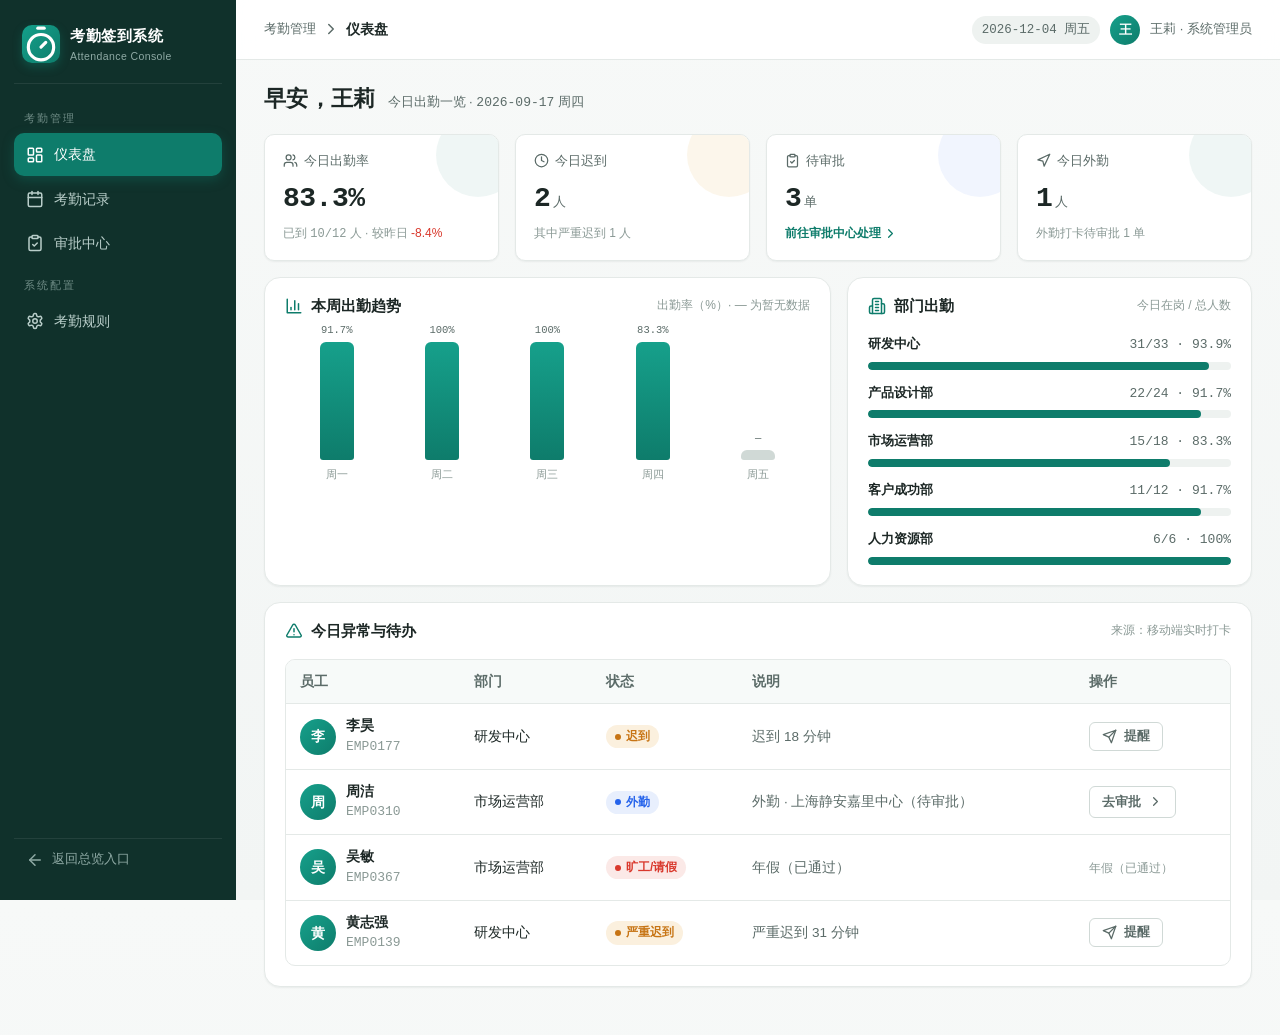
<file: pc/p-dashboard.html>
<!DOCTYPE html>
<html lang="zh-CN">
<head>
<meta charset="UTF-8">
<meta name="viewport" content="width=device-width, initial-scale=1.0">
<title>仪表盘 · 考勤签到系统</title>
<link rel="stylesheet" href="../assets/styles.css">
<style>
  /* 页面级布局微调：颜色一律使用设计系统变量 */
  .dash-grid { display: grid; grid-template-columns: 1.4fr 1fr; gap: 16px; margin: 16px 0; }
  .kpi-row .empty { grid-column: 1 / -1; }
  .stat-bar i.off { background: var(--border-strong); }           /* 周五：暂无数据灰柱 */
  .dept-item { margin-bottom: 13px; }
  .dept-item:last-child { margin-bottom: 0; }
  .dept-item__top { display: flex; justify-content: space-between; align-items: baseline; font-size: 13px; margin-bottom: 6px; }
  .dept-item__top b { font-weight: 600; }
  .dept-track { height: 8px; border-radius: 999px; background: var(--neutral-soft); overflow: hidden; }
  .dept-fill { height: 100%; border-radius: 999px; background: var(--primary); animation: fillBar .8s cubic-bezier(.22,.7,.35,1) backwards; }
  .dept-item:nth-child(2) .dept-fill { animation-delay: .05s }
  .dept-item:nth-child(3) .dept-fill { animation-delay: .1s }
  .dept-item:nth-child(4) .dept-fill { animation-delay: .15s }
  .dept-item:nth-child(5) .dept-fill { animation-delay: .2s }
  @keyframes fillBar { from { width: 0 } }
  .emp-cell { display: flex; align-items: center; gap: 10px; }
  .emp-cell b { font-weight: 600; }
  .kpi__foot a { color: var(--primary); font-weight: 600; display: inline-flex; align-items: center; gap: 2px; }
  @media (max-width: 1024px) { .dash-grid { grid-template-columns: 1fr; } }
</style>
</head>
<body data-page="dashboard">
<div class="pc-app">
  <aside class="pc-nav">
    <div class="pc-nav__logo"><span class="pc-nav__logo-mark" data-icon="timer"></span>
      <div><b>考勤签到系统</b><i>Attendance Console</i></div></div>
    <div class="pc-nav__group-label">考勤管理</div>
    <nav class="pc-nav__menu">
      <a class="pc-nav__link" data-nav="dashboard" href="p-dashboard.html"><i data-icon="layout-dashboard"></i>仪表盘</a>
      <a class="pc-nav__link" data-nav="records" href="p-records.html"><i data-icon="calendar"></i>考勤记录</a>
      <a class="pc-nav__link" data-nav="approval" href="p-approval.html"><i data-icon="clipboard-check"></i>审批中心</a>
    </nav>
    <div class="pc-nav__group-label">系统配置</div>
    <nav class="pc-nav__menu">
      <a class="pc-nav__link" data-nav="rules" href="p-rules.html"><i data-icon="settings"></i>考勤规则</a>
    </nav>
    <a class="pc-nav__footer" href="../index.html"><i data-icon="arrow-left"></i>返回总览入口</a>
  </aside>
  <div class="pc-main">
    <header class="pc-topbar">
      <div class="pc-crumb">考勤管理 <i data-icon="chevron-right"></i> <b data-crumb>仪表盘</b></div>
      <div class="pc-topbar__right"><span class="pc-topbar__date" id="topDate"></span>
        <div class="avatar avatar--sm">王</div><span>王莉 · 系统管理员</span></div>
    </header>
    <main class="pc-content">

      <!-- 页首 -->
      <div class="pc-page-title reveal">
        <h2 id="greet">早安，王莉</h2>
        <span id="titleSub">今日出勤一览</span>
      </div>

      <!-- KPI 行（API.fetchDashboard → teamSummary） -->
      <div class="kpi-row reveal d1" id="kpiRow">
        <div class="empty"><i data-icon="refresh-cw"></i><p>正在加载今日概览…</p></div>
      </div>

      <!-- 中部两栏：本周趋势 + 部门出勤 -->
      <div class="dash-grid reveal d2">
        <div class="card">
          <div class="card__head">
            <div class="card__title"><i data-icon="bar-chart-3"></i>本周出勤趋势</div>
            <span class="faint">出勤率（%）· — 为暂无数据</span>
          </div>
          <div class="card__body" id="trendBody">
            <div class="empty"><i data-icon="refresh-cw"></i><p>趋势数据加载中…</p></div>
          </div>
        </div>
        <div class="card">
          <div class="card__head">
            <div class="card__title"><i data-icon="building-2"></i>部门出勤</div>
            <span class="faint">今日在岗 / 总人数</span>
          </div>
          <div class="card__body" id="deptBody">
            <div class="empty"><i data-icon="refresh-cw"></i><p>部门数据加载中…</p></div>
          </div>
        </div>
      </div>

      <!-- 今日异常与待办（DB.teamToday 过滤非 normal） -->
      <div class="card reveal d3">
        <div class="card__head">
          <div class="card__title"><i data-icon="alert-triangle"></i>今日异常与待办</div>
          <span class="faint">来源：移动端实时打卡</span>
        </div>
        <div class="card__body" id="exBody">
          <div class="empty"><i data-icon="refresh-cw"></i><p>异常清单加载中…</p></div>
        </div>
      </div>

    </main>
  </div>
</div>
<script src="../assets/icons.js"></script><script src="../assets/mock.js"></script>
<script src="../assets/api.js"></script><script src="../assets/app.js"></script>
<script>
(function () {
  const $ = (s, r = document) => r.querySelector(s);

  /* ---------- KPI 行 ---------- */
  function renderKpi(s) {
    const pending = DB.approvals.filter(a => a.status === "pending").length;
    const fieldPending = DB.approvals.filter(a => a.type === "field" && a.status === "pending").length;
    $("#kpiRow").innerHTML = `
      <div class="kpi">
        <div class="kpi__label"><i data-icon="users"></i>今日出勤率</div>
        <div class="kpi__num">${s.rate}</div>
        <div class="kpi__foot">已到 <span class="mono">${s.present}/${s.total}</span> 人 · 较昨日 <span class="down">-8.4%</span></div>
      </div>
      <div class="kpi kpi--warn">
        <div class="kpi__label"><i data-icon="clock"></i>今日迟到</div>
        <div class="kpi__num">${s.late}<small>人</small></div>
        <div class="kpi__foot">其中严重迟到 ${s.severeLate} 人</div>
      </div>
      <div class="kpi kpi--info">
        <div class="kpi__label"><i data-icon="clipboard-check"></i>待审批</div>
        <div class="kpi__num">${pending}<small>单</small></div>
        <div class="kpi__foot"><a href="p-approval.html">前往审批中心处理 <i data-icon="chevron-right" class="icon--sm"></i></a></div>
      </div>
      <div class="kpi">
        <div class="kpi__label"><i data-icon="navigation"></i>今日外勤</div>
        <div class="kpi__num">${s.field}<small>人</small></div>
        <div class="kpi__foot">外勤打卡待审批 ${fieldPending} 单</div>
      </div>`;
    App.renderIcons($("#kpiRow"));
  }

  /* ---------- 本周出勤趋势（柱高按 rate 比例） ---------- */
  function renderTrend(trend) {
    $("#trendBody").innerHTML = `<div class="stat-bars">` + trend.map(d => {
      const label = d.day.split(" ")[0];
      if (!d.rate) return `<div class="stat-bar"><i class="off" style="height:10px"><em>—</em></i><span>${label}</span></div>`;
      return `<div class="stat-bar"><i style="height:${d.rate}%"><em>${d.rate}%</em></i><span>${label}</span></div>`;
    }).join("") + `</div>`;
  }

  /* ---------- 部门出勤横条 ---------- */
  function renderDept(rank) {
    $("#deptBody").innerHTML = rank.map(d => {
      const pct = Math.round(d.present / d.total * 1000) / 10;
      return `<div class="dept-item">
        <div class="dept-item__top"><b>${d.dept}</b><span class="mono sub">${d.present}/${d.total} · ${pct}%</span></div>
        <div class="dept-track"><div class="dept-fill" style="width:${pct}%"></div></div>
      </div>`;
    }).join("");
  }

  /* ---------- 今日异常与待办 ---------- */
  function lateMinutes(r) {
    if (!r.on) return 0;
    const rule = DB.rules.find(x => x.scope.includes(r.dept)) || DB.rules[0];
    const [sh, sm] = rule.onDuty.split(":").map(Number);
    const [h, m] = r.on.split(":").map(Number);
    return h * 60 + m - (sh * 60 + sm);
  }

  function renderExceptions() {
    const list = DB.teamToday.filter(r => r.status !== "normal");
    const rows = list.map(r => {
      let desc = r.note;
      if (!desc && (r.status === "late" || r.status === "severeLate")) desc = `迟到 ${lateMinutes(r)} 分钟`;
      let act;
      if (r.status === "late" || r.status === "severeLate") {
        act = `<button class="btn btn--sm btn--ghost" data-remind="${r.empId}"><i data-icon="send" class="icon--sm"></i>提醒</button>`;
      } else if (r.status === "field") {
        act = `<a class="btn btn--sm btn--ghost" href="p-approval.html">去审批 <i data-icon="chevron-right" class="icon--sm"></i></a>`;
      } else {
        act = `<span class="faint">年假（已通过）</span>`;
      }
      return `<tr>
        <td><div class="emp-cell"><div class="avatar">${r.name[0]}</div><div><b>${r.name}</b><div class="faint mono">${r.empId}</div></div></div></td>
        <td>${r.dept}</td>
        <td>${App.statusBadge(r.status)}</td>
        <td><span class="sub">${desc || "—"}</span></td>
        <td>${act}</td>
      </tr>`;
    }).join("");
    $("#exBody").innerHTML = `<div class="table-wrap"><table class="table">
      <thead><tr><th>员工</th><th>部门</th><th>状态</th><th>说明</th><th>操作</th></tr></thead>
      <tbody>${rows}</tbody></table></div>`;
    App.renderIcons($("#exBody"));
  }

  /* “提醒”按钮 → 企业微信提醒 */
  $("#exBody").addEventListener("click", e => {
    if (e.target.closest("[data-remind]")) App.toast("已发送企业微信提醒", "success");
  });

  /* ---------- 初始化：异步加载 + loading 态 ---------- */
  async function init() {
    $("#greet").textContent = "早安，" + DB.admin.name;
    $("#titleSub").innerHTML = `今日出勤一览 · <span class="mono">${DB.today}</span> ${DB.todayWeek}`;
    const res = await API.fetchDashboard();
    const { teamSummary, weekTrend, deptRank } = res.data;
    renderKpi(teamSummary);
    renderTrend(weekTrend);
    renderDept(deptRank);
    renderExceptions();
  }
  init();
})();
</script>
</body>
</html>
</file>
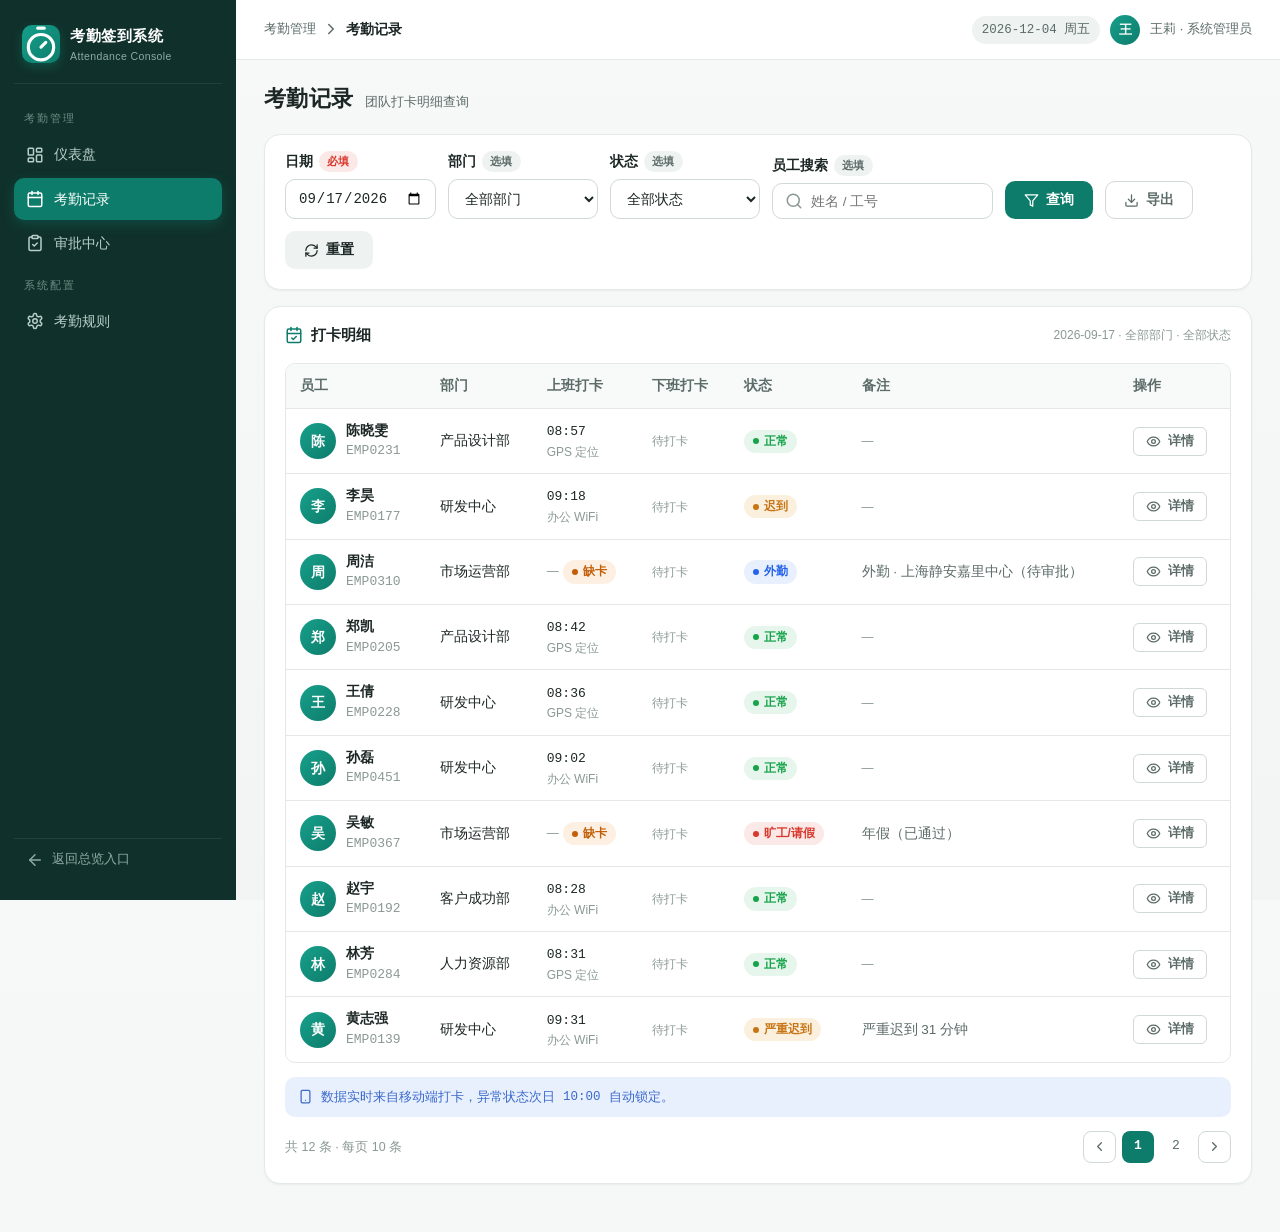
<file: pc/p-records.html>
<!DOCTYPE html>
<html lang="zh-CN">
<head>
<meta charset="UTF-8">
<meta name="viewport" content="width=device-width, initial-scale=1.0">
<title>考勤记录 · 考勤签到系统</title>
<link rel="stylesheet" href="../assets/styles.css">
<style>
  /* 页面级布局微调：颜色一律使用设计系统变量 */
  .filter-card { margin-bottom: 16px; }
  .emp-cell { display: flex; align-items: center; gap: 10px; }
  .emp-cell b { font-weight: 600; }
  .table-note { margin-top: 14px; }
  .detail-head { display: flex; align-items: center; gap: 14px; padding-bottom: 14px; border-bottom: 1px solid var(--border); }
  .detail-name { font-size: 16px; font-weight: 600; display: flex; align-items: center; gap: 10px; flex-wrap: wrap; }
  .detail-sec { font-size: 13px; font-weight: 600; color: var(--text-sub); margin: 16px 0 10px; display: flex; align-items: center; gap: 6px; }
  .detail-sec [data-icon] { width: 15px; height: 15px; color: var(--primary); }
  .detail-appr { display: flex; align-items: center; gap: 10px; background: var(--neutral-soft); border-radius: var(--radius-md); padding: 10px 12px; }
  .detail-appr [data-icon] { width: 18px; height: 18px; color: var(--info); flex: none; }
  .detail-appr__main { flex: 1; display: flex; flex-direction: column; gap: 2px; }
  .detail-appr__main b { font-size: 13px; }
</style>
</head>
<body data-page="records">
<div class="pc-app">
  <aside class="pc-nav">
    <div class="pc-nav__logo"><span class="pc-nav__logo-mark" data-icon="timer"></span>
      <div><b>考勤签到系统</b><i>Attendance Console</i></div></div>
    <div class="pc-nav__group-label">考勤管理</div>
    <nav class="pc-nav__menu">
      <a class="pc-nav__link" data-nav="dashboard" href="p-dashboard.html"><i data-icon="layout-dashboard"></i>仪表盘</a>
      <a class="pc-nav__link" data-nav="records" href="p-records.html"><i data-icon="calendar"></i>考勤记录</a>
      <a class="pc-nav__link" data-nav="approval" href="p-approval.html"><i data-icon="clipboard-check"></i>审批中心</a>
    </nav>
    <div class="pc-nav__group-label">系统配置</div>
    <nav class="pc-nav__menu">
      <a class="pc-nav__link" data-nav="rules" href="p-rules.html"><i data-icon="settings"></i>考勤规则</a>
    </nav>
    <a class="pc-nav__footer" href="../index.html"><i data-icon="arrow-left"></i>返回总览入口</a>
  </aside>
  <div class="pc-main">
    <header class="pc-topbar">
      <div class="pc-crumb">考勤管理 <i data-icon="chevron-right"></i> <b data-crumb>考勤记录</b></div>
      <div class="pc-topbar__right"><span class="pc-topbar__date" id="topDate"></span>
        <div class="avatar avatar--sm">王</div><span>王莉 · 系统管理员</span></div>
    </header>
    <main class="pc-content">

      <!-- 页首 -->
      <div class="pc-page-title reveal">
        <h2>考勤记录</h2>
        <span>团队打卡明细查询</span>
      </div>

      <!-- 筛选卡 -->
      <div class="card filter-card reveal d1">
        <div class="card__body">
          <div class="filter-row">
            <div class="field">
              <div class="field__label">日期 <span class="badge badge--req">必填</span></div>
              <input type="date" class="input mono" id="fDate" value="2026-09-17">
            </div>
            <div class="field">
              <div class="field__label">部门 <span class="badge badge--opt">选填</span></div>
              <select class="select" id="fDept">
                <option value="all">全部部门</option>
                <option value="产品设计部">产品设计部</option>
                <option value="研发中心">研发中心</option>
                <option value="市场运营部">市场运营部</option>
                <option value="客户成功部">客户成功部</option>
                <option value="人力资源部">人力资源部</option>
              </select>
            </div>
            <div class="field">
              <div class="field__label">状态 <span class="badge badge--opt">选填</span></div>
              <select class="select" id="fStatus">
                <option value="all">全部状态</option>
                <option value="normal">正常</option>
                <option value="late">迟到</option>
                <option value="severeLate">严重迟到</option>
                <option value="field">外勤</option>
                <option value="absent">旷工/请假</option>
              </select>
            </div>
            <div class="field">
              <div class="field__label">员工搜索 <span class="badge badge--opt">选填</span></div>
              <div class="search-bar"><i data-icon="search"></i><input id="fKw" placeholder="姓名 / 工号"></div>
            </div>
            <button class="btn btn--primary" id="btnQuery"><i data-icon="filter" class="icon--sm"></i>查询</button>
            <button class="btn btn--ghost" id="btnExport"><i data-icon="download" class="icon--sm"></i>导出</button>
            <button class="btn" id="btnReset"><i data-icon="refresh-cw" class="icon--sm"></i>重置</button>
          </div>
        </div>
      </div>

      <!-- 记录表格 -->
      <div class="card reveal d2">
        <div class="card__head">
          <div class="card__title"><i data-icon="calendar-check"></i>打卡明细</div>
          <span class="faint" id="tableMeta">数据加载中…</span>
        </div>
        <div class="card__body">
          <div class="table-wrap">
            <table class="table">
              <thead>
                <tr>
                  <th>员工</th><th>部门</th><th>上班打卡</th><th>下班打卡</th><th>状态</th><th>备注</th><th>操作</th>
                </tr>
              </thead>
              <tbody id="tbody">
                <tr><td colspan="7"><div class="empty"><i data-icon="refresh-cw"></i><p>正在加载打卡明细…</p></div></td></tr>
              </tbody>
            </table>
          </div>
          <div class="info-strip table-note"><i data-icon="smartphone"></i>数据实时来自移动端打卡，异常状态次日 <span class="mono">10:00</span> 自动锁定。</div>
          <div class="pagination" id="pager"></div>
        </div>
      </div>

    </main>
  </div>
</div>

<!-- 详情弹窗 -->
<div class="modal-backdrop" id="modalDetail">
  <div class="modal">
    <div class="modal__head">
      <h3>打卡详情</h3>
      <div class="modal__close" data-close-modal><i data-icon="x"></i></div>
    </div>
    <div class="modal__body" id="detailBody"></div>
    <div class="modal__foot">
      <button class="btn btn--ghost" data-close-modal>关闭</button>
    </div>
  </div>
</div>

<script src="../assets/icons.js"></script><script src="../assets/mock.js"></script>
<script src="../assets/api.js"></script><script src="../assets/app.js"></script>
<script>
(function () {
  const $ = (s, r = document) => r.querySelector(s);
  const PAGE_SIZE = 10;
  let filtered = [];
  let curPage = 1;
  let lastFilter = null;

  /* 地点文案：全部由 DB 派生，避免散落硬编码 */
  const wifiSsid = (DB.rules[0].wifiSsids || [])[0] || "Office-WiFi";
  const gpsLoc = (((DB.records.find(r => r.on && r.on.loc) || {}).on) || {}).loc || "办公区";
  const fieldNote = (DB.teamToday.find(r => r.status === "field") || {}).note || "外勤";
  const fieldLoc = (fieldNote.split("·")[1] || "").split("（")[0].trim() || "客户现场";
  const LOC = { gps: gpsLoc, wifi: "办公 WiFi · " + wifiSsid, field: "客户现场 · " + fieldLoc };
  const MICON = { gps: "map-pin", wifi: "wifi", field: "navigation" };

  /* ---------- 筛选 ---------- */
  function collectFilter() {
    return {
      date: $("#fDate").value,
      dept: $("#fDept").value,
      status: $("#fStatus").value,
      kw: $("#fKw").value.trim()
    };
  }
  function applyFilter(list, f) {
    let out = list;
    if (f.dept && f.dept !== "all") out = out.filter(r => r.dept === f.dept);
    if (f.status && f.status !== "all") out = out.filter(r => r.status === f.status);
    if (f.kw) out = out.filter(r => r.name.includes(f.kw) || r.empId.toUpperCase().includes(f.kw.toUpperCase()));
    return out;
  }
  function metaText() {
    const f = lastFilter || {};
    const dept = f.dept && f.dept !== "all" ? f.dept : "全部部门";
    const st = f.status && f.status !== "all" ? (DB.STATUS[f.status] || "") : "全部状态";
    return `${f.date || DB.today} · ${dept} · ${st}`;
  }

  /* ---------- 表格 ---------- */
  function onCellHtml(r) {
    if (r.on) return `<div><span class="mono">${r.on}</span><div class="faint">${DB.METHOD[r.onMethod] || ""}</div></div>`;
    return `<div><span class="faint">—</span>&nbsp;${App.statusBadge("missed")}</div>`;
  }
  function offCellHtml(r) {
    if (r.off) return `<div><span class="mono">${r.off}</span><div class="faint">${DB.METHOD[r.offMethod] || ""}</div></div>`;
    return `<span class="faint">待打卡</span>`;
  }
  function rowsHtml(list) {
    return list.map(r => `<tr>
      <td><div class="emp-cell"><div class="avatar">${r.name[0]}</div><div><b>${r.name}</b><div class="faint mono">${r.empId}</div></div></div></td>
      <td>${r.dept}</td>
      <td>${onCellHtml(r)}</td>
      <td>${offCellHtml(r)}</td>
      <td>${App.statusBadge(r.status)}</td>
      <td>${r.note ? `<span class="sub">${r.note}</span>` : '<span class="faint">—</span>'}</td>
      <td><button class="btn btn--sm btn--ghost" data-detail="${r.empId}"><i data-icon="eye" class="icon--sm"></i>详情</button></td>
    </tr>`).join("");
  }

  function renderPager(pages) {
    let h = `<span class="pagination__total">共 ${filtered.length} 条 · 每页 ${PAGE_SIZE} 条</span>
      <span class="page page--nav" data-pg="prev"><i data-icon="chevron-left" class="icon--sm"></i></span>`;
    for (let i = 1; i <= pages; i++) h += `<span class="page${i === curPage ? " active" : ""}" data-num="${i}">${i}</span>`;
    h += `<span class="page page--nav" data-pg="next"><i data-icon="chevron-right" class="icon--sm"></i></span>`;
    $("#pager").innerHTML = h;
    App.renderIcons($("#pager"));
  }

  function renderPage() {
    const pages = Math.max(1, Math.ceil(filtered.length / PAGE_SIZE));
    if (curPage > pages) curPage = pages;
    if (curPage < 1) curPage = 1;
    const slice = filtered.slice((curPage - 1) * PAGE_SIZE, curPage * PAGE_SIZE);
    $("#tbody").innerHTML = slice.length ? rowsHtml(slice)
      : `<tr><td colspan="7"><div class="empty"><i data-icon="inbox"></i><p>没有符合条件的打卡记录</p></div></td></tr>`;
    renderPager(pages);
    App.renderIcons($("#tbody").closest(".table-wrap"));
    $("#tableMeta").textContent = metaText();
  }

  /* ---------- 加载（loading → API → 渲染） ---------- */
  async function load(f) {
    lastFilter = f;
    $("#tbody").innerHTML = `<tr><td colspan="7"><div class="empty"><i data-icon="refresh-cw"></i><p>正在加载打卡明细…</p></div></td></tr>`;
    App.renderIcons($("#tbody"));
    const res = await API.fetchTeamRecords(f);
    filtered = applyFilter(res.data.list, f);
    curPage = 1;
    renderPage();
    return filtered.length;
  }

  /* ---------- 详情弹窗 ---------- */
  function approvalHtml(r) {
    if (r.status === "field") {
      const a = DB.approvals.find(x => x.type === "field" && x.empId === r.empId);
      if (a) return `<div class="detail-appr"><i data-icon="file-text"></i>
        <div class="detail-appr__main"><b><span class="mono">${a.id}</span> · ${a.typeName}</b>
        <span class="sub">${a.target} · ${a.reasonType}</span></div>${App.statusBadge(a.status)}</div>`;
    }
    if (r.status === "absent") {
      return `<div class="detail-appr"><i data-icon="calendar-check"></i>
        <div class="detail-appr__main"><b>年假 · 已通过</b><span class="sub">${r.note || "请假已审批通过"}</span></div>${App.statusBadge("approved")}</div>`;
    }
    return `<span class="faint">当日无关联审批单</span>`;
  }

  function openDetail(empId) {
    const r = DB.teamToday.find(x => x.empId === empId);
    if (!r) return;
    $("#detailBody").innerHTML = `
      <div class="detail-head">
        <div class="avatar avatar--lg">${r.name[0]}</div>
        <div>
          <div class="detail-name">${r.name} ${App.statusBadge(r.status)}</div>
          <div class="sub">${r.dept} · 工号 <span class="mono">${r.empId}</span></div>
        </div>
      </div>
      <div class="detail-sec"><i data-icon="clock"></i>打卡明细</div>
      <div class="timeline">
        <div class="tl-item">
          <span class="tl-dot${r.on ? " tl-dot--done" : ""}"></span>
          <div class="tl-item__time">${r.on ? r.on : "— 未打卡"}</div>
          <div class="tl-item__meta">${r.on
            ? `<i data-icon="${MICON[r.onMethod] || "clock"}"></i>${DB.METHOD[r.onMethod] || ""} · ${LOC[r.onMethod] || ""}`
            : "上班时段无打卡记录"}</div>
        </div>
        <div class="tl-item">
          <span class="tl-dot${r.off ? " tl-dot--done" : ""}"></span>
          <div class="tl-item__time">${r.off ? r.off : "待打卡"}</div>
          <div class="tl-item__meta">${r.off
            ? `<i data-icon="${MICON[r.offMethod] || "clock"}"></i>${DB.METHOD[r.offMethod] || ""} · ${LOC[r.offMethod] || ""}`
            : "下班时段尚未打卡"}</div>
        </div>
      </div>
      <div class="detail-sec"><i data-icon="file-text"></i>当日审批关联</div>
      ${approvalHtml(r)}`;
    App.openModal("modalDetail"); /* openModal 内部会渲染弹窗内图标 */
  }

  /* ---------- 事件绑定 ---------- */
  $("#btnQuery").addEventListener("click", async () => {
    const f = collectFilter();
    if (!f.date) { App.toast("日期为必填项，请先选择查询日期", "error"); return; }
    const n = await load(f);
    App.toast(`查询完成 · 共 ${n} 条`, "info");
  });
  $("#btnExport").addEventListener("click", () => App.toast("考勤明细已导出为 Excel", "success"));
  $("#btnReset").addEventListener("click", async () => {
    $("#fDate").value = DB.today;
    $("#fDept").value = "all";
    $("#fStatus").value = "all";
    $("#fKw").value = "";
    await load(collectFilter());
    App.toast("筛选条件已重置", "info");
  });
  $("#pager").addEventListener("click", e => {
    const num = e.target.closest("[data-num]");
    if (num) { curPage = +num.dataset.num; renderPage(); return; }
    const nav = e.target.closest("[data-pg]");
    if (nav) { curPage += nav.dataset.pg === "next" ? 1 : -1; renderPage(); }
  });
  $("#tbody").addEventListener("click", e => {
    const btn = e.target.closest("[data-detail]");
    if (btn) openDetail(btn.dataset.detail);
  });

  /* ---------- 初始化 ---------- */
  (async function init() {
    $("#fDate").value = DB.today;
    await load(collectFilter());
  })();
})();
</script>
</body>
</html>
</file>
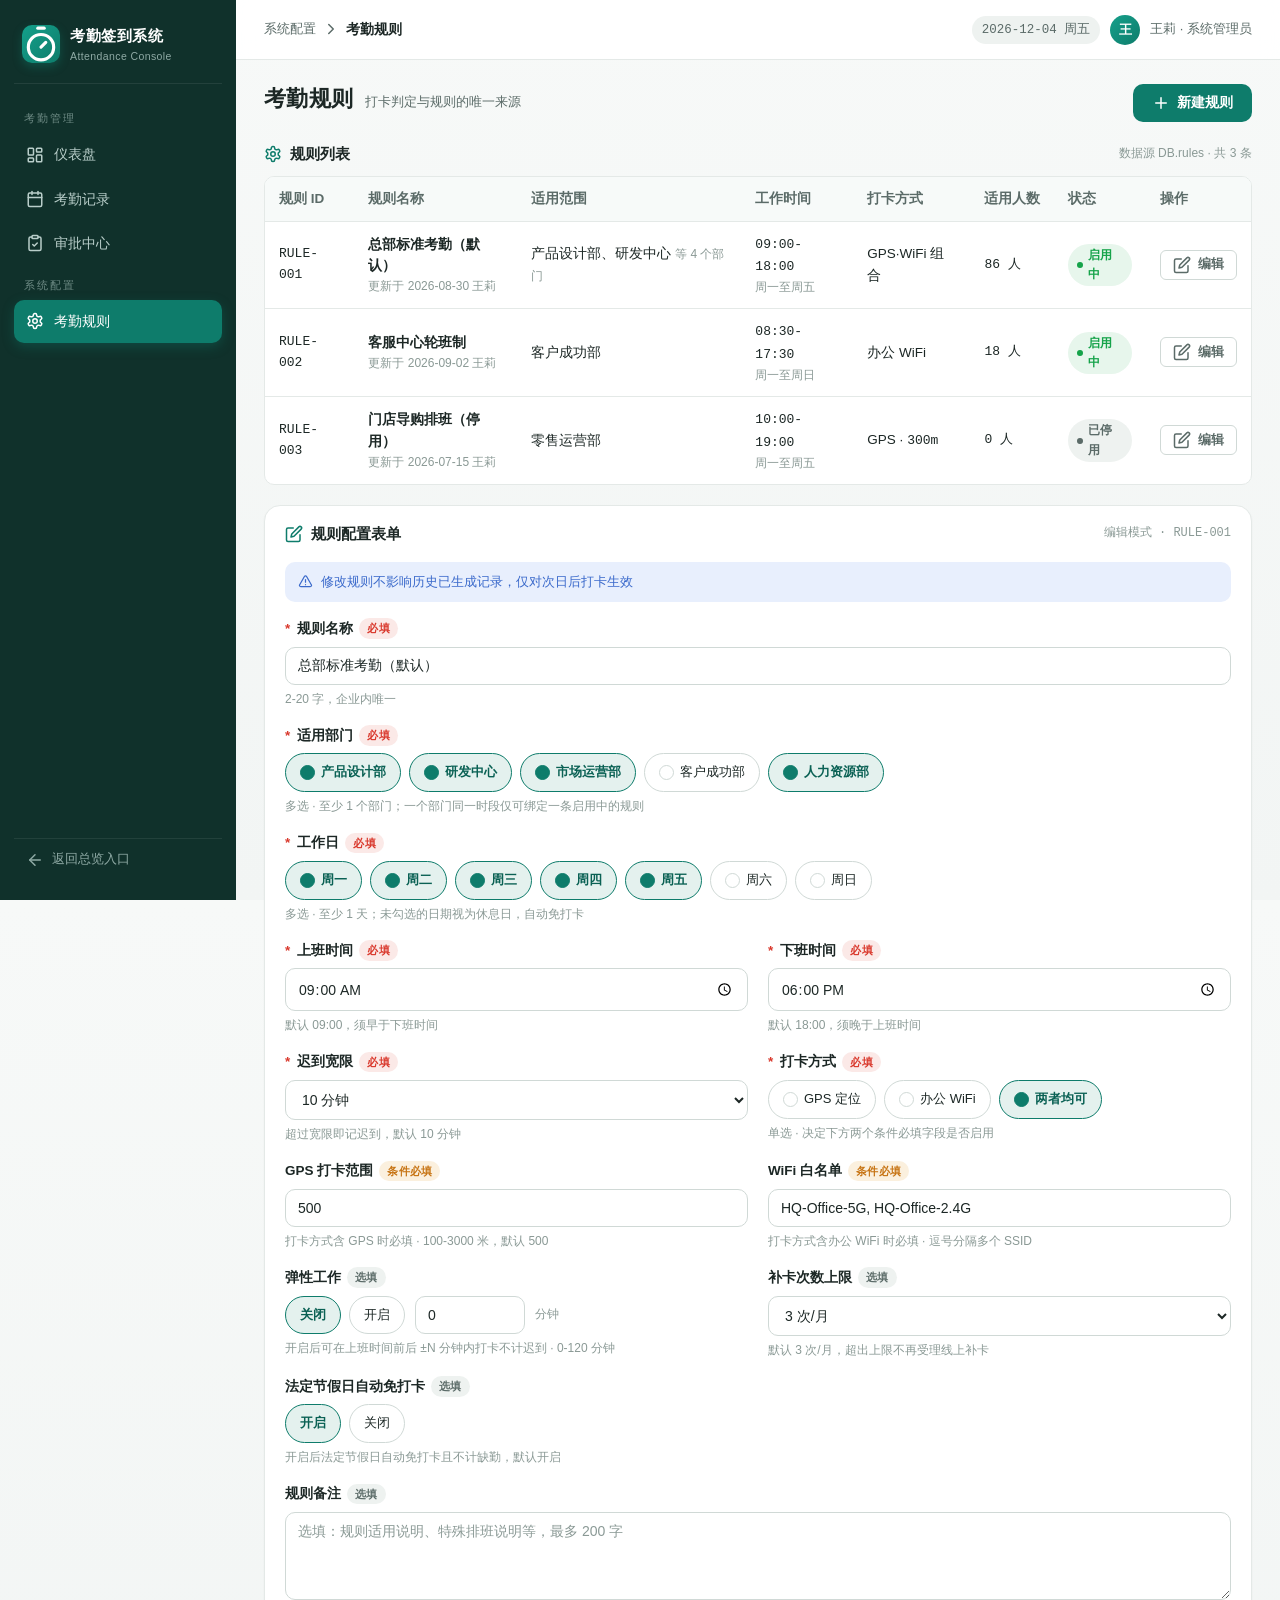
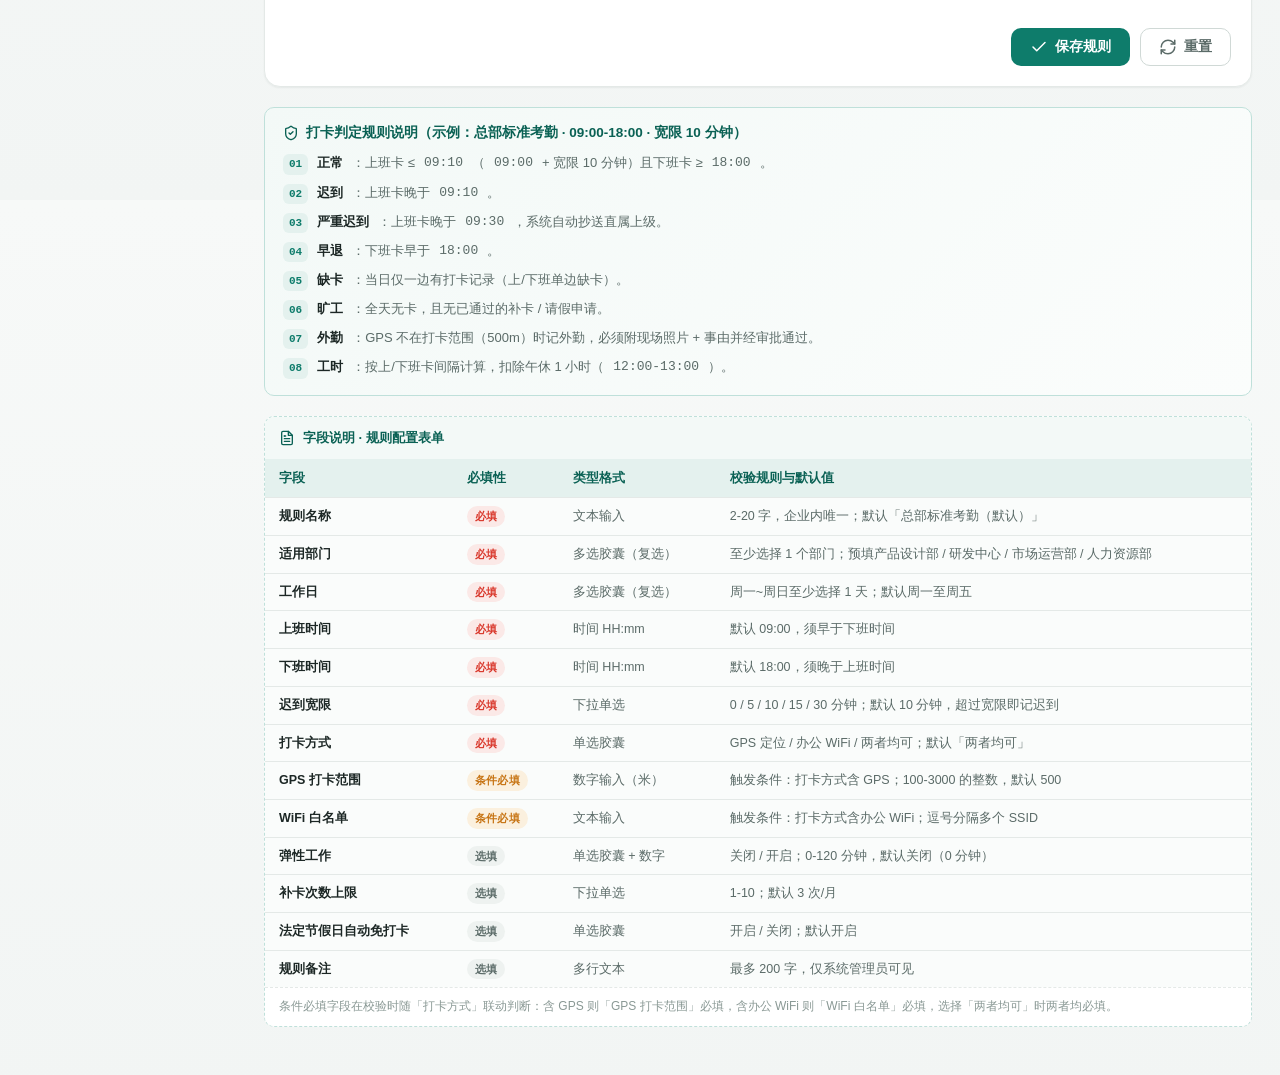
<file: pc/p-rules.html>
<!DOCTYPE html>
<html lang="zh-CN">
<head>
<meta charset="UTF-8">
<meta name="viewport" content="width=device-width, initial-scale=1.0">
<title>考勤规则 · 考勤签到系统</title>
<link rel="stylesheet" href="../assets/styles.css">
<style>
  /* —— 页面级布局微调（颜色一律使用 styles.css 设计变量）—— */
  .stack { display: flex; flex-direction: column; gap: 20px; }
  .section-head { display: flex; align-items: center; justify-content: space-between; gap: 12px; margin-bottom: 10px; flex-wrap: wrap; }
  .pc-page-title__actions { margin-left: auto; align-self: center; display: flex; align-items: center; gap: 10px; }
  .flex-inline { display: flex; align-items: center; gap: 10px; flex-wrap: wrap; }
  .input--narrow { width: 110px; flex: none; }
  .form-actions { display: flex; justify-content: flex-end; gap: 10px; margin-top: 6px; }
  .field-doc-scroll { overflow-x: auto; }
  @media (max-width: 768px) { .input--narrow { width: 100%; flex: 1; } }
</style>
</head>
<body data-page="rules">
<div class="pc-app">
  <aside class="pc-nav">
    <div class="pc-nav__logo"><span class="pc-nav__logo-mark" data-icon="timer"></span>
      <div><b>考勤签到系统</b><i>Attendance Console</i></div></div>
    <div class="pc-nav__group-label">考勤管理</div>
    <nav class="pc-nav__menu">
      <a class="pc-nav__link" data-nav="dashboard" href="p-dashboard.html"><i data-icon="layout-dashboard"></i>仪表盘</a>
      <a class="pc-nav__link" data-nav="records" href="p-records.html"><i data-icon="calendar"></i>考勤记录</a>
      <a class="pc-nav__link" data-nav="approval" href="p-approval.html"><i data-icon="clipboard-check"></i>审批中心</a>
    </nav>
    <div class="pc-nav__group-label">系统配置</div>
    <nav class="pc-nav__menu">
      <a class="pc-nav__link" data-nav="rules" href="p-rules.html"><i data-icon="settings"></i>考勤规则</a>
    </nav>
    <a class="pc-nav__footer" href="../index.html"><i data-icon="arrow-left"></i>返回总览入口</a>
  </aside>
  <div class="pc-main">
    <header class="pc-topbar">
      <div class="pc-crumb">系统配置 <i data-icon="chevron-right"></i> <b data-crumb>考勤规则</b></div>
      <div class="pc-topbar__right"><span class="pc-topbar__date" id="topDate"></span>
        <div class="avatar avatar--sm">王</div><span>王莉 · 系统管理员</span></div>
    </header>
    <main class="pc-content">

      <div class="pc-page-title reveal">
        <h2>考勤规则</h2><span>打卡判定与规则的唯一来源</span>
        <div class="pc-page-title__actions">
          <button class="btn btn--primary" id="btnNew" type="button"><i data-icon="plus"></i>新建规则</button>
        </div>
      </div>

      <div class="stack">

        <!-- ① 规则列表 -->
        <section class="reveal d1">
          <div class="section-head">
            <div class="card__title"><i data-icon="settings"></i>规则列表</div>
            <span class="faint">数据源 DB.rules · 共 <span class="mono" id="ruleCount">3</span> 条</span>
          </div>
          <div class="table-wrap">
            <table class="table">
              <thead>
                <tr>
                  <th>规则 ID</th><th>规则名称</th><th>适用范围</th><th>工作时间</th>
                  <th>打卡方式</th><th>适用人数</th><th>状态</th><th>操作</th>
                </tr>
              </thead>
              <tbody id="rulesBody"></tbody>
            </table>
          </div>
        </section>

        <!-- ② 规则配置表单 -->
        <section class="card reveal d2" id="formCard">
          <div class="card__head">
            <div class="card__title"><i data-icon="edit-3"></i>规则配置表单</div>
            <span class="faint mono" id="formMode">编辑模式 · RULE-001</span>
          </div>
          <div class="card__body">
            <div class="info-strip"><i data-icon="alert-triangle"></i>修改规则不影响历史已生成记录，仅对次日后打卡生效</div>

            <div class="form-grid" id="ruleForm" style="margin-top:16px">

              <div class="field span-2" data-required>
                <div class="field__label"><span class="req-star">*</span>规则名称 <span class="badge badge--req">必填</span></div>
                <input class="input" id="fName" type="text" maxlength="20" placeholder="如：总部标准考勤（默认）">
                <div class="field__hint">2-20 字，企业内唯一</div>
                <div class="field__error-msg"><i data-icon="alert-triangle"></i>请填写规则名称（2-20 字）</div>
              </div>

              <div class="field span-2" data-required>
                <div class="field__label"><span class="req-star">*</span>适用部门 <span class="badge badge--req">必填</span></div>
                <div class="seg" data-type="checkbox" id="fDepts">
                  <span class="seg__item" data-type="checkbox" data-v="产品设计部"><span class="seg__dot"></span>产品设计部</span>
                  <span class="seg__item" data-type="checkbox" data-v="研发中心"><span class="seg__dot"></span>研发中心</span>
                  <span class="seg__item" data-type="checkbox" data-v="市场运营部"><span class="seg__dot"></span>市场运营部</span>
                  <span class="seg__item" data-type="checkbox" data-v="客户成功部"><span class="seg__dot"></span>客户成功部</span>
                  <span class="seg__item" data-type="checkbox" data-v="人力资源部"><span class="seg__dot"></span>人力资源部</span>
                </div>
                <div class="field__hint">多选 · 至少 1 个部门；一个部门同一时段仅可绑定一条启用中的规则</div>
                <div class="field__error-msg"><i data-icon="alert-triangle"></i>请至少选择 1 个适用部门</div>
              </div>

              <div class="field span-2" data-required>
                <div class="field__label"><span class="req-star">*</span>工作日 <span class="badge badge--req">必填</span></div>
                <div class="seg" data-type="checkbox" id="fWorkdays">
                  <span class="seg__item" data-type="checkbox" data-v="1"><span class="seg__dot"></span>周一</span>
                  <span class="seg__item" data-type="checkbox" data-v="2"><span class="seg__dot"></span>周二</span>
                  <span class="seg__item" data-type="checkbox" data-v="3"><span class="seg__dot"></span>周三</span>
                  <span class="seg__item" data-type="checkbox" data-v="4"><span class="seg__dot"></span>周四</span>
                  <span class="seg__item" data-type="checkbox" data-v="5"><span class="seg__dot"></span>周五</span>
                  <span class="seg__item" data-type="checkbox" data-v="6"><span class="seg__dot"></span>周六</span>
                  <span class="seg__item" data-type="checkbox" data-v="0"><span class="seg__dot"></span>周日</span>
                </div>
                <div class="field__hint">多选 · 至少 1 天；未勾选的日期视为休息日，自动免打卡</div>
                <div class="field__error-msg"><i data-icon="alert-triangle"></i>请至少选择 1 个工作日</div>
              </div>

              <div class="field" data-required>
                <div class="field__label"><span class="req-star">*</span>上班时间 <span class="badge badge--req">必填</span></div>
                <input class="input" id="fOn" type="time">
                <div class="field__hint">默认 09:00，须早于下班时间</div>
                <div class="field__error-msg"><i data-icon="alert-triangle"></i>请选择上班时间</div>
              </div>

              <div class="field" data-required>
                <div class="field__label"><span class="req-star">*</span>下班时间 <span class="badge badge--req">必填</span></div>
                <input class="input" id="fOff" type="time">
                <div class="field__hint">默认 18:00，须晚于上班时间</div>
                <div class="field__error-msg"><i data-icon="alert-triangle"></i>请选择下班时间</div>
              </div>

              <div class="field" data-required>
                <div class="field__label"><span class="req-star">*</span>迟到宽限 <span class="badge badge--req">必填</span></div>
                <select class="select" id="fGrace">
                  <option value="">请选择宽限时长</option>
                  <option value="0">0 分钟（不宽限）</option>
                  <option value="5">5 分钟</option>
                  <option value="10">10 分钟</option>
                  <option value="15">15 分钟</option>
                  <option value="30">30 分钟</option>
                </select>
                <div class="field__hint">超过宽限即记迟到，默认 10 分钟</div>
                <div class="field__error-msg"><i data-icon="alert-triangle"></i>请选择迟到宽限时长</div>
              </div>

              <div class="field" data-required>
                <div class="field__label"><span class="req-star">*</span>打卡方式 <span class="badge badge--req">必填</span></div>
                <div class="seg" id="fMethod">
                  <span class="seg__item" data-v="gps"><span class="seg__dot"></span>GPS 定位</span>
                  <span class="seg__item" data-v="wifi"><span class="seg__dot"></span>办公 WiFi</span>
                  <span class="seg__item" data-v="both"><span class="seg__dot"></span>两者均可</span>
                </div>
                <div class="field__hint">单选 · 决定下方两个条件必填字段是否启用</div>
                <div class="field__error-msg"><i data-icon="alert-triangle"></i>请选择打卡方式</div>
              </div>

              <div class="field" id="fieldGps">
                <div class="field__label">GPS 打卡范围 <span class="badge badge--cond">条件必填</span></div>
                <input class="input" id="fGps" type="number" min="100" max="3000" step="10" placeholder="100 - 3000">
                <div class="field__hint">打卡方式含 GPS 时必填 · 100-3000 米，默认 500</div>
                <div class="field__error-msg"><i data-icon="alert-triangle"></i>打卡方式含 GPS，请填写 100-3000 米的范围</div>
              </div>

              <div class="field" id="fieldWifi">
                <div class="field__label">WiFi 白名单 <span class="badge badge--cond">条件必填</span></div>
                <input class="input" id="fWifi" type="text" placeholder="如：HQ-Office-5G, HQ-Office-2.4G">
                <div class="field__hint">打卡方式含办公 WiFi 时必填 · 逗号分隔多个 SSID</div>
                <div class="field__error-msg"><i data-icon="alert-triangle"></i>打卡方式含 WiFi，请至少填写 1 个 SSID</div>
              </div>

              <div class="field">
                <div class="field__label">弹性工作 <span class="badge badge--opt">选填</span></div>
                <div class="flex-inline">
                  <div class="seg" id="fFlex">
                    <span class="seg__item" data-v="off">关闭</span>
                    <span class="seg__item" data-v="on">开启</span>
                  </div>
                  <input class="input input--narrow" id="fFlexMin" type="number" min="0" max="120" placeholder="0-120">
                  <span class="faint">分钟</span>
                </div>
                <div class="field__hint">开启后可在上班时间前后 ±N 分钟内打卡不计迟到 · 0-120 分钟</div>
              </div>

              <div class="field">
                <div class="field__label">补卡次数上限 <span class="badge badge--opt">选填</span></div>
                <select class="select" id="fMakeup">
                  <option value="">请选择</option>
                  <option value="1">1 次/月</option>
                  <option value="2">2 次/月</option>
                  <option value="3">3 次/月</option>
                  <option value="4">4 次/月</option>
                  <option value="5">5 次/月</option>
                  <option value="6">6 次/月</option>
                  <option value="7">7 次/月</option>
                  <option value="8">8 次/月</option>
                  <option value="9">9 次/月</option>
                  <option value="10">10 次/月</option>
                </select>
                <div class="field__hint">默认 3 次/月，超出上限不再受理线上补卡</div>
              </div>

              <div class="field span-2">
                <div class="field__label">法定节假日自动免打卡 <span class="badge badge--opt">选填</span></div>
                <div class="seg" id="fHoliday">
                  <span class="seg__item" data-v="on">开启</span>
                  <span class="seg__item" data-v="off">关闭</span>
                </div>
                <div class="field__hint">开启后法定节假日自动免打卡且不计缺勤，默认开启</div>
              </div>

              <div class="field span-2">
                <div class="field__label">规则备注 <span class="badge badge--opt">选填</span></div>
                <textarea class="textarea" id="fRemark" maxlength="200" placeholder="选填：规则适用说明、特殊排班说明等，最多 200 字"></textarea>
              </div>

            </div>

            <div class="form-actions">
              <button class="btn btn--primary" id="btnSave" type="button"><i data-icon="check"></i>保存规则</button>
              <button class="btn btn--ghost" id="btnReset" type="button"><i data-icon="refresh-cw"></i>重置</button>
            </div>
          </div>
        </section>

        <!-- ③ 判定规则说明 -->
        <section class="rule-note reveal d3">
          <h4><i data-icon="shield-check"></i>打卡判定规则说明（示例：总部标准考勤 · 09:00-18:00 · 宽限 10 分钟）</h4>
          <ol>
            <li><b>正常</b>：上班卡 ≤ <span class="mono">09:10</span>（<span class="mono">09:00</span> + 宽限 10 分钟）且下班卡 ≥ <span class="mono">18:00</span>。</li>
            <li><b>迟到</b>：上班卡晚于 <span class="mono">09:10</span>。</li>
            <li><b>严重迟到</b>：上班卡晚于 <span class="mono">09:30</span>，系统自动抄送直属上级。</li>
            <li><b>早退</b>：下班卡早于 <span class="mono">18:00</span>。</li>
            <li><b>缺卡</b>：当日仅一边有打卡记录（上/下班单边缺卡）。</li>
            <li><b>旷工</b>：全天无卡，且无已通过的补卡 / 请假申请。</li>
            <li><b>外勤</b>：GPS 不在打卡范围（500m）时记外勤，必须附现场照片 + 事由并经审批通过。</li>
            <li><b>工时</b>：按上/下班卡间隔计算，扣除午休 1 小时（<span class="mono">12:00-13:00</span>）。</li>
          </ol>
        </section>

        <!-- ④ 字段说明表 -->
        <section class="field-doc reveal d4">
          <div class="field-doc__title"><i data-icon="file-text"></i>字段说明 · 规则配置表单</div>
          <div class="field-doc-scroll">
            <table>
              <thead>
                <tr><th>字段</th><th>必填性</th><th>类型格式</th><th>校验规则与默认值</th></tr>
              </thead>
              <tbody>
                <tr><td>规则名称</td><td><span class="badge badge--req">必填</span></td><td>文本输入</td><td>2-20 字，企业内唯一；默认「总部标准考勤（默认）」</td></tr>
                <tr><td>适用部门</td><td><span class="badge badge--req">必填</span></td><td>多选胶囊（复选）</td><td>至少选择 1 个部门；预填产品设计部 / 研发中心 / 市场运营部 / 人力资源部</td></tr>
                <tr><td>工作日</td><td><span class="badge badge--req">必填</span></td><td>多选胶囊（复选）</td><td>周一~周日至少选择 1 天；默认周一至周五</td></tr>
                <tr><td>上班时间</td><td><span class="badge badge--req">必填</span></td><td>时间 HH:mm</td><td>默认 09:00，须早于下班时间</td></tr>
                <tr><td>下班时间</td><td><span class="badge badge--req">必填</span></td><td>时间 HH:mm</td><td>默认 18:00，须晚于上班时间</td></tr>
                <tr><td>迟到宽限</td><td><span class="badge badge--req">必填</span></td><td>下拉单选</td><td>0 / 5 / 10 / 15 / 30 分钟；默认 10 分钟，超过宽限即记迟到</td></tr>
                <tr><td>打卡方式</td><td><span class="badge badge--req">必填</span></td><td>单选胶囊</td><td>GPS 定位 / 办公 WiFi / 两者均可；默认「两者均可」</td></tr>
                <tr><td>GPS 打卡范围</td><td><span class="badge badge--cond">条件必填</span></td><td>数字输入（米）</td><td>触发条件：打卡方式含 GPS；100-3000 的整数，默认 500</td></tr>
                <tr><td>WiFi 白名单</td><td><span class="badge badge--cond">条件必填</span></td><td>文本输入</td><td>触发条件：打卡方式含办公 WiFi；逗号分隔多个 SSID</td></tr>
                <tr><td>弹性工作</td><td><span class="badge badge--opt">选填</span></td><td>单选胶囊 + 数字</td><td>关闭 / 开启；0-120 分钟，默认关闭（0 分钟）</td></tr>
                <tr><td>补卡次数上限</td><td><span class="badge badge--opt">选填</span></td><td>下拉单选</td><td>1-10；默认 3 次/月</td></tr>
                <tr><td>法定节假日自动免打卡</td><td><span class="badge badge--opt">选填</span></td><td>单选胶囊</td><td>开启 / 关闭；默认开启</td></tr>
                <tr><td>规则备注</td><td><span class="badge badge--opt">选填</span></td><td>多行文本</td><td>最多 200 字，仅系统管理员可见</td></tr>
              </tbody>
            </table>
          </div>
          <div class="field-doc__note">条件必填字段在校验时随「打卡方式」联动判断：含 GPS 则「GPS 打卡范围」必填，含办公 WiFi 则「WiFi 白名单」必填，选择「两者均可」时两者均必填。</div>
        </section>

      </div>
    </main>
  </div>
</div>
<script src="../assets/icons.js"></script><script src="../assets/mock.js"></script>
<script src="../assets/api.js"></script><script src="../assets/app.js"></script>
<script>
(() => {
  "use strict";
  const $ = (s, r = document) => r.querySelector(s);
  const DAY = { 1: "周一", 2: "周二", 3: "周三", 4: "周四", 5: "周五", 6: "周六", 0: "周日" };
  let current = null; // 当前表单载入的规则对象（null = 新建空表单）

  /* ---------- seg 胶囊读写 ---------- */
  const segVals = sel => Array.from($(sel).querySelectorAll(".seg__item.on")).map(i => i.dataset.v);
  const segVal = sel => segVals(sel)[0] || "";
  const setSeg = (sel, vals) => {
    const arr = (vals || []).map(String);
    $(sel).querySelectorAll(".seg__item").forEach(i => i.classList.toggle("on", arr.includes(i.dataset.v)));
  };

  /* ---------- 列表渲染（数据源 DB.rules）---------- */
  const weekText = days => {
    if (days.length === 7) return "周一至周日";
    const set = new Set(days);
    if (days.length === 5 && [1, 2, 3, 4, 5].every(d => set.has(d))) return "周一至周五";
    return days.map(d => DAY[d]).join("、");
  };
  const methodText = r => {
    const g = r.clockMethods.includes("gps"), w = r.clockMethods.includes("wifi");
    if (g && w) return "GPS·WiFi 组合";
    if (g) return `GPS · <span class="mono">${r.gpsRange}m</span>`;
    return "办公 WiFi";
  };
  function renderTable() {
    $("#rulesBody").innerHTML = DB.rules.map(r => {
      const scope = `${App.esc(r.scope.slice(0, 2).join("、"))}${r.scope.length > 2 ? ` <span class="faint">等 ${r.scope.length} 个部门</span>` : ""}`;
      const st = r.status === "active"
        ? `<span class="st st--approved">启用中</span>`
        : `<span class="st st--off">已停用</span>`;
      return `<tr>
        <td class="mono">${r.id}</td>
        <td><b>${App.esc(r.name)}</b><div class="faint">更新于 ${r.updated}</div></td>
        <td>${scope}</td>
        <td><span class="mono">${r.onDuty}-${r.offDuty}</span><div class="faint">${weekText(r.workdays)}</div></td>
        <td>${methodText(r)}</td>
        <td class="mono">${r.usedBy} 人</td>
        <td>${st}</td>
        <td><button class="btn btn--sm btn--ghost js-edit" type="button" data-id="${r.id}"><i data-icon="edit-3"></i>编辑</button></td>
      </tr>`;
    }).join("");
    $("#ruleCount").textContent = DB.rules.length;
    App.renderIcons($("#rulesBody"));
  }

  /* ---------- 表单填充 / 重置 ---------- */
  function clearErrors() {
    document.querySelectorAll("#ruleForm .field").forEach(f => f.classList.remove("field--error"));
  }
  function fillForm(rule) {
    current = rule || null;
    $("#formMode").textContent = current ? `编辑模式 · ${current.id}` : "新建模式 · 未保存";
    $("#fName").value = current ? current.name : "";
    setSeg("#fDepts", current ? current.scope : []);
    setSeg("#fWorkdays", current ? current.workdays : []);
    $("#fOn").value = current ? current.onDuty : "";
    $("#fOff").value = current ? current.offDuty : "";
    $("#fGrace").value = current ? String(current.graceMinutes) : "";
    const both = current && current.clockMethods.includes("gps") && current.clockMethods.includes("wifi");
    setSeg("#fMethod", current ? [both ? "both" : current.clockMethods[0]] : []);
    $("#fGps").value = current && current.gpsRange != null ? String(current.gpsRange) : "";
    $("#fWifi").value = current ? current.wifiSsids.join(", ") : "";
    setSeg("#fFlex", current ? [current.flexible.enabled ? "on" : "off"] : []);
    $("#fFlexMin").value = current ? String(current.flexible.minutes) : "";
    $("#fMakeup").value = current ? String(current.makeupLimit) : "";
    setSeg("#fHoliday", current ? [current.autoHoliday ? "on" : "off"] : []);
    $("#fRemark").value = "";
    syncCondRequired();
    clearErrors();
  }

  /* ---------- 条件必填联动（随打卡方式判断）---------- */
  function setRequired(field, need) {
    if (need) field.setAttribute("data-required", "");
    else { field.removeAttribute("data-required"); field.classList.remove("field--error"); }
  }
  function syncCondRequired() {
    const m = segVal("#fMethod");
    setRequired($("#fieldGps"), m === "gps" || m === "both");
    setRequired($("#fieldWifi"), m === "wifi" || m === "both");
  }

  /* ---------- 收集表单数据 ---------- */
  function collectForm() {
    const m = segVal("#fMethod");
    return {
      id: current ? current.id : "",
      name: $("#fName").value.trim(),
      scope: segVals("#fDepts"),
      workdays: segVals("#fWorkdays").map(Number),
      onDuty: $("#fOn").value,
      offDuty: $("#fOff").value,
      graceMinutes: Number($("#fGrace").value || 0),
      clockMethods: m === "both" ? ["gps", "wifi"] : (m ? [m] : []),
      gpsRange: $("#fGps").value === "" ? null : Number($("#fGps").value),
      wifiSsids: $("#fWifi").value.split(",").map(s => s.trim()).filter(Boolean),
      flexible: { enabled: segVal("#fFlex") === "on", minutes: Number($("#fFlexMin").value || 0) },
      makeupLimit: $("#fMakeup").value === "" ? 3 : Number($("#fMakeup").value),
      autoHoliday: segVal("#fHoliday") === "on",
      remark: $("#fRemark").value.trim()
    };
  }

  /* ---------- 事件 ---------- */
  /* 列表"编辑"：载入规则到表单 */
  $("#rulesBody").addEventListener("click", e => {
    const btn = e.target.closest(".js-edit"); if (!btn) return;
    const rule = DB.rules.find(r => r.id === btn.dataset.id); if (!rule) return;
    fillForm(rule);
    App.toast(`已载入规则：${rule.name}`, "info");
    $("#formCard").scrollIntoView({ behavior: "smooth", block: "start" });
  });

  /* "新建规则"：滚到表单区并重置为空表单态 */
  $("#btnNew").addEventListener("click", () => {
    fillForm(null);
    App.toast("已进入新建规则模式，请填写后保存", "info");
    $("#formCard").scrollIntoView({ behavior: "smooth", block: "start" });
  });

  /* "重置"：恢复为当前载入规则的原始值（新建态则清空） */
  $("#btnReset").addEventListener("click", () => {
    fillForm(current);
    App.toast("表单已重置", "info");
  });

  /* 输入/切换胶囊时即时清除标红；打卡方式切换时联动条件必填 */
  $("#ruleForm").addEventListener("input", e => {
    const f = e.target.closest(".field"); if (f) f.classList.remove("field--error");
  });
  $("#ruleForm").addEventListener("segchange", e => {
    const f = e.target.closest(".field"); if (f) f.classList.remove("field--error");
    if (e.target.id === "fMethod") syncCondRequired();
  });

  /* "保存规则"：必填校验 → API 桩 → toast */
  $("#btnSave").addEventListener("click", async () => {
    syncCondRequired();
    if (!App.validate($("#ruleForm"))) { App.toast("存在必填项未填写，请检查标红字段", "error"); return; }
    const btn = $("#btnSave"), html = btn.innerHTML;
    btn.disabled = true; btn.classList.add("btn--disabled"); btn.textContent = "保存中…";
    const res = await API.saveRule(collectForm());
    btn.disabled = false; btn.classList.remove("btn--disabled"); btn.innerHTML = html; App.renderIcons(btn);
    if (res.code === 0) App.toast("规则已保存 · 新规则次日 00:00 生效", "success");
  });

  /* ---------- 初始化（预填 RULE-001 演示已填态）---------- */
  renderTable();
  fillForm(DB.rules[0]);
})();
</script>
</body>
</html>
</file>
<file: assets/styles.css>
/* ============================================================
   签到打卡系统原型 · 共享设计系统
   Design Contract: business-international / 青绿主色 / mono 时间
   ============================================================ */

:root {
  --primary: #0E7C6B;
  --primary-hover: #0A6154;
  --primary-soft: #E4F1EE;
  --primary-line: #BFE0DA;
  --bg: #F4F6F5;
  --surface: #FFFFFF;
  --border: #E4E9E7;
  --border-strong: #D0D9D6;
  --text: #1C2725;
  --text-sub: #5B6B68;
  --text-faint: #8A9995;
  --success: #16A34A;
  --success-soft: #E7F6EC;
  --warning: #C77414;
  --warning-soft: #FBF0DE;
  --danger: #D9382C;
  --danger-soft: #FBE9E7;
  --info: #2563EB;
  --info-soft: #E8EFFD;
  --neutral-soft: #EEF2F0;
  --radius-sm: 6px;
  --radius-md: 10px;
  --radius-lg: 16px;
  --shadow-sm: 0 1px 2px rgba(23, 42, 38, .06);
  --shadow-md: 0 4px 14px rgba(23, 42, 38, .08);
  --shadow-lg: 0 16px 40px rgba(23, 42, 38, .14);
  --font-body: "PingFang SC", "HarmonyOS Sans SC", "MiSans", "Microsoft YaHei", -apple-system, "Segoe UI", sans-serif;
  --font-mono: "Cascadia Code", "JetBrains Mono", Consolas, "Courier New", monospace;
  --sidebar-w: 236px;
  --topbar-h: 60px;
}

/* ---------- base ---------- */
* { margin: 0; padding: 0; box-sizing: border-box; }
html, body { height: 100%; }
body {
  font-family: var(--font-body);
  font-size: 14px;
  line-height: 1.6;
  color: var(--text);
  background: linear-gradient(180deg, #F7F9F8 0%, #F2F5F4 100%);
  -webkit-font-smoothing: antialiased;
}
a { color: inherit; text-decoration: none; }
ul, ol { list-style: none; }
button, input, select, textarea { font-family: inherit; font-size: inherit; color: inherit; }
.mono, .num { font-family: var(--font-mono); font-variant-numeric: tabular-nums; }
.sub { color: var(--text-sub); }
.faint { color: var(--text-faint); font-size: 12px; }
h1, h2, h3, h4 { line-height: 1.35; }

/* icons */
.icon, [data-icon] { display: inline-flex; width: 18px; height: 18px; flex: none; }
[data-icon] svg { width: 100%; height: 100%; stroke: currentColor; stroke-width: 2; fill: none; stroke-linecap: round; stroke-linejoin: round; }
.icon--sm, [data-icon].icon--sm { width: 15px; height: 15px; }
.icon--lg, [data-icon].icon--lg { width: 22px; height: 22px; }
.icon--xl, [data-icon].icon--xl { width: 30px; height: 30px; }

/* ---------- 入场编排 ---------- */
.reveal { opacity: 0; transform: translateY(14px); animation: fadeUp .5s cubic-bezier(.22,.7,.35,1) forwards; }
.d1 { animation-delay: .05s } .d2 { animation-delay: .1s } .d3 { animation-delay: .16s }
.d4 { animation-delay: .22s } .d5 { animation-delay: .28s } .d6 { animation-delay: .34s }
@keyframes fadeUp { to { opacity: 1; transform: none; } }
@keyframes pulse { 0%,100% { opacity: 1 } 50% { opacity: .55 } }

/* ============================================================
   PC 端 App Shell
   ============================================================ */
.pc-app { min-height: 100vh; }
.pc-nav {
  position: fixed; inset: 0 auto 0 0; width: var(--sidebar-w);
  background: #10312B; color: #D6E4E1; display: flex; flex-direction: column;
  padding: 20px 14px; z-index: 50;
}
.pc-nav__logo { display: flex; gap: 10px; align-items: center; padding: 4px 8px 18px; border-bottom: 1px solid rgba(255,255,255,.08); margin-bottom: 14px; }
.pc-nav__logo-mark {
  width: 38px; height: 38px; border-radius: 10px; display: flex; align-items: center; justify-content: center;
  background: linear-gradient(135deg, #14A08B, #0E7C6B); color: #fff; box-shadow: 0 4px 10px rgba(14,124,107,.4);
}
.pc-nav__logo b { display: block; font-size: 15px; color: #fff; letter-spacing: .5px; }
.pc-nav__logo i { display: block; font-style: normal; font-size: 10.5px; color: #8FAAA5; letter-spacing: .4px; }
.pc-nav__group-label { font-size: 11px; letter-spacing: 2px; color: #6E8B85; padding: 12px 10px 6px; }
.pc-nav__menu { display: flex; flex-direction: column; gap: 2px; }
.pc-nav__link {
  display: flex; align-items: center; gap: 10px; padding: 10px 12px; border-radius: var(--radius-md);
  color: #B9CECA; font-size: 14px; transition: background .18s, color .18s;
}
.pc-nav__link:hover { background: rgba(255,255,255,.07); color: #fff; }
.pc-nav__link.active { background: var(--primary); color: #fff; box-shadow: 0 4px 12px rgba(14,124,107,.35); }
.pc-nav__footer {
  margin-top: auto; display: flex; align-items: center; gap: 8px; padding: 10px 12px;
  border-top: 1px solid rgba(255,255,255,.08); font-size: 13px; color: #8FAAA5; transition: color .18s;
}
.pc-nav__footer:hover { color: #fff; }

.pc-main { margin-left: var(--sidebar-w); min-height: 100vh; display: flex; flex-direction: column; }
.pc-topbar {
  height: var(--topbar-h); background: rgba(255,255,255,.9); backdrop-filter: blur(8px);
  border-bottom: 1px solid var(--border); display: flex; align-items: center; justify-content: space-between;
  padding: 0 28px; position: sticky; top: 0; z-index: 40;
}
.pc-crumb { display: flex; align-items: center; gap: 6px; color: var(--text-sub); font-size: 13px; }
.pc-crumb b { color: var(--text); font-size: 14px; }
.pc-topbar__right { display: flex; align-items: center; gap: 10px; font-size: 13px; color: var(--text-sub); }
.pc-topbar__date { font-family: var(--font-mono); font-size: 12.5px; background: var(--neutral-soft); padding: 4px 10px; border-radius: 999px; }
.pc-content { padding: 24px 28px 48px; max-width: 1280px; width: 100%; }
.pc-page-title { display: flex; align-items: baseline; gap: 12px; margin-bottom: 20px; }
.pc-page-title h2 { font-size: 22px; letter-spacing: .3px; }
.pc-page-title span { color: var(--text-sub); font-size: 13px; }

/* ============================================================
   移动端 App Shell（手机外框预览）
   ============================================================ */
.m-stage { min-height: 100vh; display: flex; align-items: center; justify-content: center; padding: 28px 16px;
  background: radial-gradient(1200px 600px at 80% -10%, rgba(14,124,107,.10), transparent 60%),
              radial-gradient(900px 500px at -10% 110%, rgba(37,99,235,.06), transparent 55%), #ECEFEE; }
.m-frame {
  width: 390px; height: 844px; background: var(--bg); border-radius: 44px; overflow: hidden;
  box-shadow: var(--shadow-lg), 0 0 0 10px #17201E, 0 0 0 12px #2C3A37; position: relative;
}
.m-app { height: 100%; display: flex; flex-direction: column; position: relative; }
.m-app::before { /* 灵动岛装饰 */
  content: ""; position: absolute; top: 10px; left: 50%; transform: translateX(-50%);
  width: 110px; height: 26px; background: #17201E; border-radius: 999px; z-index: 60; }
.m-header {
  padding: 54px 20px 14px; background: linear-gradient(160deg, #10403A 0%, #0E7C6B 130%); color: #fff;
  border-radius: 0 0 22px 22px; flex: none;
}
.m-header__row { display: flex; justify-content: space-between; align-items: center; margin-bottom: 6px; }
.m-header__date { font-size: 12px; color: rgba(255,255,255,.75); }
.m-header__title { font-size: 20px; font-weight: 600; letter-spacing: .3px; }
.m-content { flex: 1; overflow-y: auto; padding: 16px 16px 24px; scrollbar-width: thin; }
.m-tabbar {
  flex: none; display: flex; background: rgba(255,255,255,.96); backdrop-filter: blur(10px);
  border-top: 1px solid var(--border); padding: 8px 6px calc(14px + env(safe-area-inset-bottom)); z-index: 50;
}
.m-tab { flex: 1; display: flex; flex-direction: column; align-items: center; gap: 3px; font-size: 10.5px; color: var(--text-faint); transition: color .18s; }
.m-tab [data-icon] { width: 21px; height: 21px; }
.m-tab.active { color: var(--primary); font-weight: 600; }

/* ============================================================
   通用组件
   ============================================================ */

/* ---------- 按钮 ---------- */
.btn {
  display: inline-flex; align-items: center; justify-content: center; gap: 7px;
  padding: 9px 18px; border-radius: var(--radius-md); border: 1px solid transparent;
  font-size: 14px; font-weight: 600; cursor: pointer; transition: all .18s; background: var(--neutral-soft);
  user-select: none; white-space: nowrap;
}
.btn:hover { transform: translateY(-1px); box-shadow: var(--shadow-md); }
.btn:active { transform: translateY(0); }
.btn--primary { background: var(--primary); color: #fff; }
.btn--primary:hover { background: var(--primary-hover); }
.btn--ghost { background: var(--surface); border-color: var(--border-strong); color: var(--text-sub); }
.btn--ghost:hover { border-color: var(--primary); color: var(--primary); }
.btn--danger { background: var(--danger); color: #fff; }
.btn--danger:hover { background: #B72D22; }
.btn--soft-danger { background: var(--danger-soft); color: var(--danger); }
.btn--soft { background: var(--primary-soft); color: var(--primary-hover); }
.btn--sm { padding: 5px 12px; font-size: 12.5px; border-radius: var(--radius-sm); }
.btn--lg { padding: 13px 26px; font-size: 16px; border-radius: 14px; }
.btn--block { width: 100%; }
.btn--disabled, .btn:disabled { background: var(--neutral-soft); color: var(--text-faint); cursor: not-allowed; box-shadow: none; transform: none; }

/* ---------- 卡片 ---------- */
.card { background: var(--surface); border: 1px solid var(--border); border-radius: var(--radius-lg); box-shadow: var(--shadow-sm); }
.card__head { display: flex; align-items: center; justify-content: space-between; padding: 16px 20px 0; }
.card__title { font-size: 15px; font-weight: 600; display: flex; align-items: center; gap: 8px; }
.card__title [data-icon] { color: var(--primary); }
.card__body { padding: 16px 20px 20px; }

/* ---------- KPI ---------- */
.kpi-row { display: grid; grid-template-columns: repeat(4, 1fr); gap: 16px; }
.kpi { background: var(--surface); border: 1px solid var(--border); border-radius: var(--radius-md); padding: 16px 18px; box-shadow: var(--shadow-sm); position: relative; overflow: hidden; }
.kpi::after { content: ""; position: absolute; right: -22px; top: -22px; width: 84px; height: 84px; border-radius: 50%; background: var(--primary-soft); opacity: .6; }
.kpi--warn::after { background: var(--warning-soft); }
.kpi--danger::after { background: var(--danger-soft); }
.kpi--info::after { background: var(--info-soft); }
.kpi__label { font-size: 12.5px; color: var(--text-sub); display: flex; align-items: center; gap: 6px; }
.kpi__label [data-icon] { width: 15px; height: 15px; }
.kpi__num { font-family: var(--font-mono); font-size: 28px; font-weight: 700; letter-spacing: -.5px; margin-top: 6px; }
.kpi__num small { font-size: 13px; font-weight: 400; color: var(--text-sub); margin-left: 3px; }
.kpi__foot { font-size: 12px; color: var(--text-faint); margin-top: 2px; }
.kpi__foot .up { color: var(--success); } .kpi__foot .down { color: var(--danger); }

/* ---------- 表单 ---------- */
.field { margin-bottom: 16px; }
.field__label { display: flex; align-items: center; gap: 6px; font-size: 13.5px; font-weight: 600; margin-bottom: 7px; flex-wrap: wrap; }
.req-star { color: var(--danger); font-weight: 700; margin-right: 1px; }
.input, .select, .textarea {
  width: 100%; padding: 10px 12px; border: 1.5px solid var(--border-strong); border-radius: var(--radius-md);
  background: var(--surface); transition: border-color .18s, box-shadow .18s; outline: none;
}
.input:focus, .select:focus, .textarea:focus { border-color: var(--primary); box-shadow: 0 0 0 3px var(--primary-soft); }
.input::placeholder, .textarea::placeholder { color: var(--text-faint); }
.textarea { min-height: 88px; resize: vertical; }
.field--error .input, .field--error .select, .field--error .textarea { border-color: var(--danger); box-shadow: 0 0 0 3px var(--danger-soft); }
.field__error-msg { display: none; color: var(--danger); font-size: 12px; margin-top: 5px; }
.field--error .field__error-msg { display: flex; align-items: center; gap: 4px; }
.field__hint { font-size: 12px; color: var(--text-faint); margin-top: 5px; }
.field--readonly .input { background: var(--neutral-soft); color: var(--text-sub); }
.form-grid { display: grid; grid-template-columns: 1fr 1fr; gap: 0 20px; }
.form-grid .span-2 { grid-column: span 2; }

/* 单选/复选胶囊组 */
.seg { display: flex; flex-wrap: wrap; gap: 8px; }
.seg__item {
  display: inline-flex; align-items: center; gap: 6px; padding: 8px 14px; border-radius: 999px;
  border: 1.5px solid var(--border-strong); background: var(--surface); font-size: 13px; cursor: pointer;
  transition: all .16s; user-select: none;
}
.seg__item:hover { border-color: var(--primary); color: var(--primary); }
.seg__item.on { background: var(--primary-soft); border-color: var(--primary); color: var(--primary-hover); font-weight: 600; }
.seg__item.on .seg__dot { background: var(--primary); border-color: var(--primary); }
.seg__dot { width: 15px; height: 15px; border-radius: 50%; border: 1.5px solid var(--border-strong); flex: none; position: relative; }
.seg__item[data-type="checkbox"].on .seg__dot::after { content: ""; position: absolute; inset: 3.5px; border-radius: 50%; background: var(--primary); }

/* ---------- 徽标：必填性 ---------- */
.badge { display: inline-flex; align-items: center; gap: 4px; padding: 1px 8px; border-radius: 999px; font-size: 11px; font-weight: 600; line-height: 1.7; letter-spacing: .3px; }
.badge--req { background: var(--danger-soft); color: var(--danger); }
.badge--opt { background: var(--neutral-soft); color: var(--text-sub); }
.badge--auto { background: var(--info-soft); color: var(--info); }
.badge--sys { background: var(--success-soft); color: var(--success); }
.badge--cond { background: var(--warning-soft); color: var(--warning); }

/* ---------- 状态徽标 ---------- */
.st { display: inline-flex; align-items: center; gap: 5px; padding: 2px 9px; border-radius: 999px; font-size: 12px; font-weight: 600; }
.st::before { content: ""; width: 6px; height: 6px; border-radius: 50%; background: currentColor; }
.st--normal { background: var(--success-soft); color: var(--success); }
.st--late, .st--severeLate { background: var(--warning-soft); color: var(--warning); }
.st--early { background: var(--warning-soft); color: var(--warning); }
.st--missed { background: #FDF0E3; color: #C25E09; }
.st--absent { background: var(--danger-soft); color: var(--danger); }
.st--field { background: var(--info-soft); color: var(--info); }
.st--makeup { background: var(--primary-soft); color: var(--primary-hover); }
.st--leave { background: #EDEBFA; color: #6D5FC9; }
.st--rest, .st--off { background: var(--neutral-soft); color: var(--text-sub); }
.st--pending { background: var(--warning-soft); color: var(--warning); }
.st--approved { background: var(--success-soft); color: var(--success); }
.st--rejected { background: var(--danger-soft); color: var(--danger); }

/* ---------- 表格 ---------- */
.table-wrap { overflow-x: auto; border: 1px solid var(--border); border-radius: var(--radius-md); background: var(--surface); }
table.table { width: 100%; border-collapse: collapse; font-size: 13.5px; min-width: 720px; }
.table th { background: #F7FAF9; color: var(--text-sub); font-weight: 600; text-align: left; padding: 11px 14px; border-bottom: 1px solid var(--border); white-space: nowrap; }
.table td { padding: 11px 14px; border-bottom: 1px solid var(--border); vertical-align: middle; }
.table tbody tr:last-child td { border-bottom: none; }
.table tbody tr { transition: background .15s; }
.table tbody tr:hover { background: #F6FAF9; }
.table .mono { font-size: 13px; }

/* ---------- Tabs ---------- */
.tabs { display: flex; gap: 4px; border-bottom: 1.5px solid var(--border); margin-bottom: 18px; }
.tab { padding: 9px 16px; font-size: 14px; color: var(--text-sub); cursor: pointer; border-bottom: 2.5px solid transparent; margin-bottom: -1.5px; transition: all .18s; display: inline-flex; align-items: center; gap: 6px; font-weight: 500; }
.tab:hover { color: var(--primary); }
.tab.active { color: var(--primary); border-bottom-color: var(--primary); font-weight: 700; }
.tab .count { background: var(--danger); color: #fff; font-size: 11px; padding: 0 6px; border-radius: 999px; line-height: 1.6; }
.tab-panel { display: none; }
.tab-panel.active { display: block; animation: fadeUp .35s ease forwards; }

/* ---------- 模态框 ---------- */
.modal-backdrop { position: fixed; inset: 0; background: rgba(16, 32, 29, .45); backdrop-filter: blur(3px); display: none; align-items: center; justify-content: center; z-index: 100; padding: 20px; }
.modal-backdrop.show { display: flex; animation: fadeIn .2s ease; }
@keyframes fadeIn { from { opacity: 0 } to { opacity: 1 } }
.modal { background: var(--surface); border-radius: var(--radius-lg); width: 560px; max-width: 100%; max-height: 86vh; display: flex; flex-direction: column; box-shadow: var(--shadow-lg); animation: modalIn .25s cubic-bezier(.22,.7,.35,1); }
@keyframes modalIn { from { opacity: 0; transform: translateY(20px) scale(.98) } to { opacity: 1; transform: none } }
.modal__head { display: flex; align-items: center; justify-content: space-between; padding: 18px 22px 0; }
.modal__head h3 { font-size: 16.5px; }
.modal__close { width: 32px; height: 32px; border-radius: 8px; display: flex; align-items: center; justify-content: center; cursor: pointer; color: var(--text-faint); transition: all .15s; }
.modal__close:hover { background: var(--neutral-soft); color: var(--text); }
.modal__body { padding: 16px 22px; overflow-y: auto; }
.modal__foot { display: flex; justify-content: flex-end; gap: 10px; padding: 14px 22px 20px; border-top: 1px solid var(--border); }

/* ---------- Toast ---------- */
.toast-wrap { position: fixed; top: 24px; left: 50%; transform: translateX(-50%); z-index: 200; display: flex; flex-direction: column; gap: 10px; align-items: center; pointer-events: none; }
.toast {
  display: flex; align-items: center; gap: 8px; padding: 11px 18px; border-radius: 999px; font-size: 13.5px; font-weight: 600;
  background: #1C2725; color: #fff; box-shadow: var(--shadow-lg); animation: toastIn .3s cubic-bezier(.22,.7,.35,1);
}
@keyframes toastIn { from { opacity: 0; transform: translateY(-14px) } to { opacity: 1; transform: none } }
.toast [data-icon] { width: 17px; height: 17px; }
.toast--success [data-icon] { color: #4ADE80; }
.toast--error [data-icon] { color: #F87171; }
.toast--info [data-icon] { color: #7DB4FF; }

/* ---------- 时间线 ---------- */
.timeline { position: relative; padding-left: 24px; }
.timeline::before { content: ""; position: absolute; left: 7px; top: 8px; bottom: 8px; width: 2px; background: var(--border); }
.tl-item { position: relative; padding-bottom: 16px; }
.tl-item:last-child { padding-bottom: 0; }
.tl-dot { position: absolute; left: -24px; top: 5px; width: 16px; height: 16px; border-radius: 50%; background: var(--surface); border: 3px solid var(--primary); box-shadow: 0 0 0 3px var(--primary-soft); }
.tl-dot--done { border-color: var(--success); box-shadow: 0 0 0 3px var(--success-soft); }
.tl-dot--off { border-color: var(--border-strong); box-shadow: none; }
.tl-item__time { font-family: var(--font-mono); font-size: 15px; font-weight: 600; }
.tl-item__meta { font-size: 12.5px; color: var(--text-sub); display: flex; align-items: center; gap: 5px; margin-top: 2px; flex-wrap: wrap; }
.tl-item__meta [data-icon] { width: 13px; height: 13px; }

/* ---------- 月历 ---------- */
.cal-head { display: flex; align-items: center; justify-content: space-between; margin-bottom: 10px; }
.cal-title { font-size: 16px; font-weight: 700; font-family: var(--font-mono); }
.cal-nav { width: 32px; height: 32px; border-radius: 9px; display: flex; align-items: center; justify-content: center; cursor: pointer; color: var(--text-sub); transition: all .15s; }
.cal-nav:hover { background: var(--primary-soft); color: var(--primary); }
.cal-week { display: grid; grid-template-columns: repeat(7, 1fr); text-align: center; font-size: 11.5px; color: var(--text-faint); padding: 4px 0 8px; }
.cal-grid { display: grid; grid-template-columns: repeat(7, 1fr); gap: 5px; }
.cal-cell { aspect-ratio: 1/1.18; border-radius: 9px; background: var(--surface); border: 1px solid var(--border); padding: 5px 6px; display: flex; flex-direction: column; align-items: center; justify-content: center; gap: 2px; cursor: default; transition: all .15s; }
.cal-cell.is-click { cursor: pointer; }
.cal-cell.is-click:hover { border-color: var(--primary); transform: translateY(-1px); }
.cal-cell .d { font-family: var(--font-mono); font-size: 13.5px; font-weight: 600; }
.cal-cell.is-today { border: 1.5px solid var(--primary); background: var(--primary-soft); }
.cal-cell.is-today .d { color: var(--primary-hover); }
.cal-cell.is-rest { background: #F3F5F4; }
.cal-cell.is-rest .d { color: var(--text-faint); font-weight: 400; }
.cal-cell.is-future { opacity: .38; }
.st-dot { width: 7px; height: 7px; border-radius: 50%; }
.st-dot--normal { background: var(--success); } .st-dot--late, .st-dot--early, .st-dot--missed { background: var(--warning); }
.st-dot--absent { background: var(--danger); } .st-dot--field { background: var(--info); }
.st-dot--makeup { background: var(--primary); } .st-dot--leave { background: #6D5FC9; }

/* 图例 */
.legend { display: flex; flex-wrap: wrap; gap: 6px 14px; font-size: 12px; color: var(--text-sub); }
.legend__item { display: inline-flex; align-items: center; gap: 5px; }
.legend__item .st-dot { width: 8px; height: 8px; }

/* ---------- 字段说明表（必填/选填标注核心组件） ---------- */
.field-doc { border: 1.5px dashed var(--primary-line); border-radius: var(--radius-md); background: #FAFCFB; overflow: hidden; }
.field-doc table { width: 100%; border-collapse: collapse; font-size: 12.5px; min-width: 620px; }
.field-doc th { background: var(--primary-soft); color: var(--primary-hover); text-align: left; padding: 9px 14px; font-weight: 700; white-space: nowrap; }
.field-doc td { padding: 8px 14px; border-top: 1px solid var(--border); color: var(--text-sub); vertical-align: top; }
.field-doc td:first-child { color: var(--text); font-weight: 600; white-space: nowrap; }
.field-doc__title { display: flex; align-items: center; gap: 8px; padding: 11px 14px; font-weight: 700; font-size: 13px; color: var(--primary-hover); background: #F3F9F7; }
.field-doc__title [data-icon] { width: 16px; height: 16px; }
.field-doc__note { padding: 9px 14px; font-size: 12px; color: var(--text-faint); border-top: 1px dashed var(--border); background: #fff; }

/* ---------- 规则说明块 ---------- */
.rule-note { background: linear-gradient(135deg, #F3F9F7, #FBFDFC); border: 1px solid var(--primary-line); border-radius: var(--radius-md); padding: 16px 18px; }
.rule-note h4 { font-size: 13.5px; color: var(--primary-hover); display: flex; align-items: center; gap: 7px; margin-bottom: 10px; }
.rule-note h4 [data-icon] { width: 16px; height: 16px; }
.rule-note ol { counter-reset: rn; display: flex; flex-direction: column; gap: 7px; }
.rule-note ol li { counter-increment: rn; display: flex; gap: 9px; font-size: 13px; color: var(--text-sub); line-height: 1.65; }
.rule-note ol li::before {
  content: counter(rn, decimal-leading-zero); font-family: var(--font-mono); font-size: 11px; font-weight: 700;
  color: var(--primary); background: var(--primary-soft); border-radius: 6px; padding: 1px 6px; height: fit-content; margin-top: 2px;
}
.rule-note b { color: var(--text); }

/* ---------- 简易条形图 ---------- */
.stat-bars { display: flex; align-items: flex-end; gap: 10px; height: 150px; padding: 8px 4px 0; }
.stat-bar { flex: 1; display: flex; flex-direction: column; align-items: center; gap: 6px; height: 100%; justify-content: flex-end; }
.stat-bar i { display: block; width: 70%; max-width: 34px; background: linear-gradient(180deg, #16A08B, #0E7C6B); border-radius: 6px 6px 3px 3px; animation: growBar .8s cubic-bezier(.22,.7,.35,1) backwards; position: relative; }
.stat-bar i.warn { background: linear-gradient(180deg, #E5A04B, #C77414); }
.stat-bar em { font-style: normal; position: absolute; top: -20px; left: 50%; transform: translateX(-50%); font-family: var(--font-mono); font-size: 10.5px; color: var(--text-sub); white-space: nowrap; }
.stat-bar span { font-size: 11px; color: var(--text-faint); }
@keyframes growBar { from { height: 0 !important; opacity: 0 } }

/* ---------- 分页 ---------- */
.pagination { display: flex; align-items: center; justify-content: flex-end; gap: 6px; margin-top: 14px; font-size: 13px; }
.page { min-width: 32px; height: 32px; padding: 0 8px; border-radius: 8px; display: inline-flex; align-items: center; justify-content: center; cursor: pointer; color: var(--text-sub); border: 1px solid transparent; font-family: var(--font-mono); }
.page:hover { background: var(--primary-soft); color: var(--primary); }
.page.active { background: var(--primary); color: #fff; font-weight: 700; }
.page--nav { border-color: var(--border-strong); background: var(--surface); }
.page--nav:hover { border-color: var(--primary); }
.pagination__total { color: var(--text-faint); font-size: 12.5px; margin-right: auto; }

/* ---------- 空状态 ---------- */
.empty { text-align: center; padding: 40px 20px; color: var(--text-faint); }
.empty [data-icon] { width: 40px; height: 40px; margin-bottom: 10px; opacity: .5; }
.empty p { font-size: 13px; }

/* ---------- 头像 ---------- */
.avatar { width: 36px; height: 36px; border-radius: 50%; background: linear-gradient(135deg, #16A08B, #0E7C6B); color: #fff; display: inline-flex; align-items: center; justify-content: center; font-size: 14px; font-weight: 600; flex: none; }
.avatar--sm { width: 30px; height: 30px; font-size: 12.5px; }
.avatar--lg { width: 52px; height: 52px; font-size: 19px; }
.avatar--alt { background: linear-gradient(135deg, #5B8DEF, #2563EB); }

/* ---------- 搜索/筛选 ---------- */
.search-bar { display: flex; align-items: center; gap: 8px; background: var(--surface); border: 1.5px solid var(--border-strong); border-radius: var(--radius-md); padding: 8px 12px; min-width: 220px; }
.search-bar input { border: none; outline: none; flex: 1; background: transparent; font-size: 13.5px; }
.search-bar [data-icon] { color: var(--text-faint); }
.filter-row { display: flex; flex-wrap: wrap; gap: 12px; align-items: flex-end; }
.filter-row .field { margin-bottom: 0; }
.filter-row .select, .filter-row .input { width: auto; min-width: 150px; }

/* ---------- 打卡大按钮（移动端） ---------- */
.clock-btn-wrap { display: flex; flex-direction: column; align-items: center; padding: 18px 0 6px; }
.clock-face {
  width: 178px; height: 178px; border-radius: 50%; position: relative; cursor: pointer; border: none;
  background: radial-gradient(circle at 32% 28%, #17A, transparent), conic-gradient(from 210deg, #14A08B, #0E7C6B 55%, #0A6154);
  background: radial-gradient(circle at 32% 28%, rgba(255,255,255,.25), transparent 46%), linear-gradient(150deg, #14A08B, #0B6656);
  color: #fff; box-shadow: 0 14px 34px rgba(14,124,107,.42), inset 0 1px 0 rgba(255,255,255,.25);
  display: flex; flex-direction: column; align-items: center; justify-content: center; gap: 4px;
  transition: transform .18s, box-shadow .18s;
}
.clock-face:hover { transform: scale(1.03); box-shadow: 0 18px 42px rgba(14,124,107,.5); }
.clock-face:active { transform: scale(.97); }
.clock-face--done { background: radial-gradient(circle at 32% 28%, rgba(255,255,255,.2), transparent 46%), linear-gradient(150deg, #37B27F, #178A5B); box-shadow: 0 14px 34px rgba(22,163,74,.35); }
.clock-face--off { background: linear-gradient(150deg, #8CA09C, #667772); box-shadow: 0 10px 26px rgba(90,105,101,.35); }
.clock-face__label { font-size: 17px; font-weight: 700; letter-spacing: 2px; }
.clock-face__time { font-family: var(--font-mono); font-size: 13px; opacity: .85; }
.clock-face__sub { font-size: 11px; opacity: .75; display: flex; align-items: center; gap: 4px; }
.clock-face__sub [data-icon] { width: 12px; height: 12px; }
.pulse-ring { position: absolute; inset: -9px; border-radius: 50%; border: 2px solid rgba(20,160,139,.45); animation: ringPulse 2.2s ease-out infinite; }
@keyframes ringPulse { 0% { transform: scale(.96); opacity: 1 } 70% { transform: scale(1.12); opacity: 0 } 100% { opacity: 0 } }

/* ---------- 今日信息条 ---------- */
.info-strip { display: flex; align-items: center; gap: 8px; padding: 10px 13px; border-radius: var(--radius-md); font-size: 12.5px; background: var(--info-soft); color: #3B6ACB; }
.info-strip [data-icon] { width: 15px; height: 15px; flex: none; }
.info-strip--warn { background: var(--warning-soft); color: #A6610F; }
.info-strip--ok { background: var(--success-soft); color: #147A3B; }
.info-strip--danger { background: var(--danger-soft); color: #B03026; }

/* ---------- 审批流 ---------- */
.flow-steps { display: flex; align-items: center; gap: 0; flex-wrap: wrap; }
.flow-step { display: flex; flex-direction: column; align-items: center; gap: 4px; font-size: 11.5px; color: var(--text-sub); position: relative; }
.flow-step__dot { width: 30px; height: 30px; border-radius: 50%; background: var(--surface); border: 1.5px solid var(--border-strong); display: flex; align-items: center; justify-content: center; color: var(--text-faint); }
.flow-step__dot [data-icon] { width: 14px; height: 14px; }
.flow-step--done .flow-step__dot { background: var(--success-soft); border-color: var(--success); color: var(--success); }
.flow-step--doing .flow-step__dot { background: var(--primary); border-color: var(--primary); color: #fff; box-shadow: 0 0 0 4px var(--primary-soft); animation: pulse 1.8s infinite; }
.flow-step b { font-size: 12px; color: var(--text); }
.flow-line { width: 46px; height: 2px; background: var(--border-strong); margin: 0 6px 18px; }
.flow-line--done { background: var(--success); }

/* ---------- 上传 ---------- */
.upload-box { border: 1.5px dashed var(--border-strong); border-radius: var(--radius-md); padding: 18px; text-align: center; color: var(--text-faint); font-size: 12.5px; cursor: pointer; transition: all .18s; background: #FBFDFC; }
.upload-box:hover { border-color: var(--primary); color: var(--primary); background: var(--primary-soft); }
.upload-box [data-icon] { width: 22px; height: 22px; margin-bottom: 4px; }

/* ---------- 附件标签 ---------- */
.attach-chip { display: inline-flex; align-items: center; gap: 6px; background: var(--neutral-soft); border-radius: 8px; padding: 5px 10px; font-size: 12px; color: var(--text-sub); }
.attach-chip [data-icon] { width: 14px; height: 14px; color: var(--info); }

/* ---------- 响应式 ---------- */
@media (max-width: 1024px) {
  .kpi-row { grid-template-columns: repeat(2, 1fr); }
  .pc-content { padding: 20px 18px 40px; }
}
@media (max-width: 768px) {
  .form-grid { grid-template-columns: 1fr; }
  .form-grid .span-2 { grid-column: span 1; }
}
@media (max-width: 480px) {
  .m-stage { padding: 0; }
  .m-frame { width: 100%; height: 100vh; border-radius: 0; box-shadow: none; }
  .pc-nav { position: static; width: 100%; flex-direction: row; align-items: center; padding: 10px 14px; }
  .pc-main { margin-left: 0; }
}
</file>
